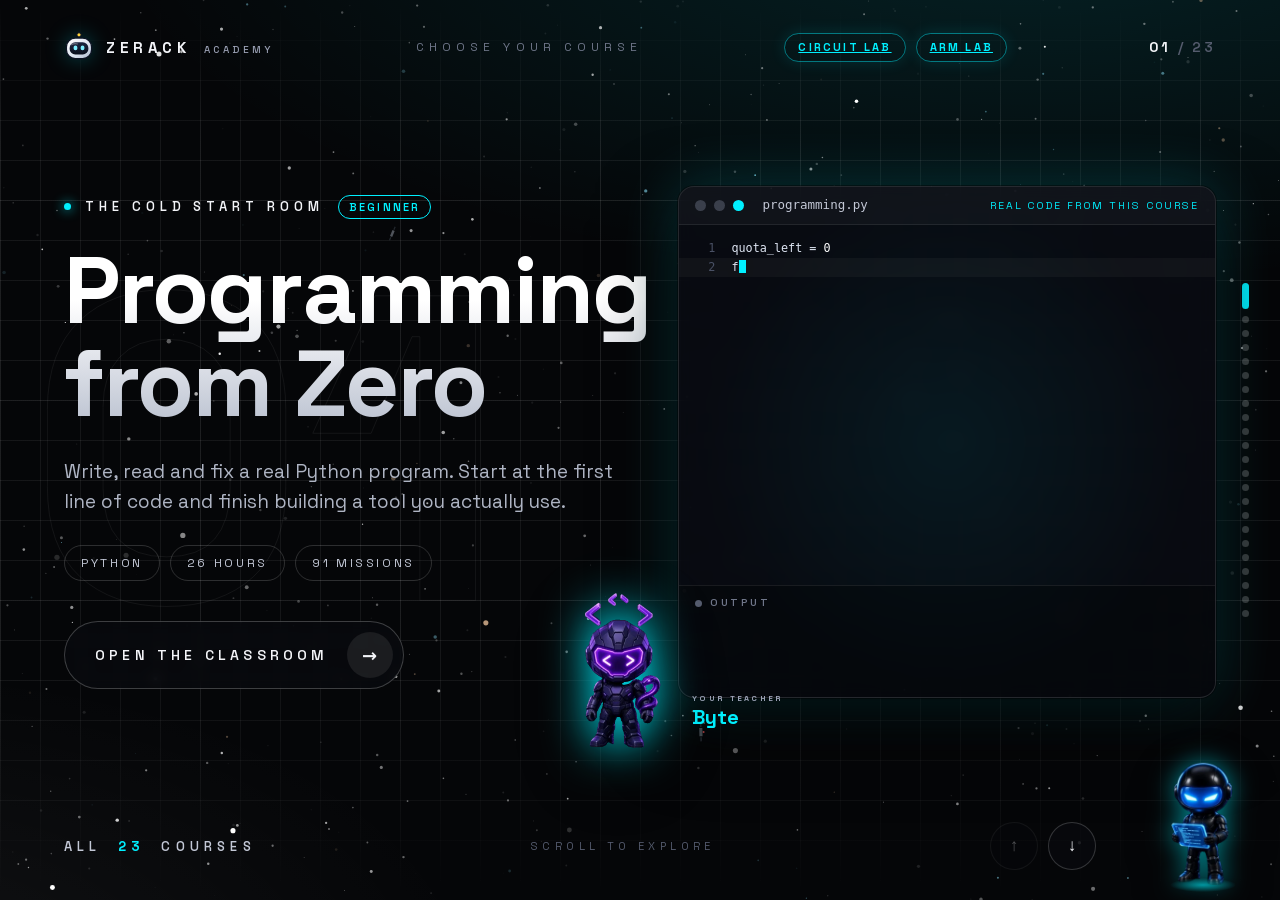
<file: index.html>
<!doctype html>
<html lang="en"><head><meta charset="utf-8"><meta name="viewport" content="width=device-width,initial-scale=1">
<title>Zerack Academy</title>
<link rel="stylesheet" href="academy/mascot.css">
<style>
@font-face{font-family:"SpaceGrotesk";src:url(academy/fonts/SpaceGrotesk.woff2) format("woff2");font-weight:300 800;font-display:swap}
:root{--bg:#050608;--ink:#f3f4f8;--muted:#9aa0b4;--gold:#00f0ff;--sk-font:"SpaceGrotesk",system-ui,sans-serif;--sk-display:"SpaceGrotesk",system-ui,sans-serif;color-scheme:dark}
*{box-sizing:border-box}
html,body{margin:0;height:100%;overflow:hidden}
body{background:var(--bg);color:var(--ink);font-family:var(--sk-font)}
@keyframes enter{to{opacity:1;transform:none}}

/* Background: gradient glow, faint grid and the animated star canvas */
.sky{position:fixed;inset:0;z-index:0;pointer-events:none;overflow:hidden;background:radial-gradient(120% 70% at 80% -10%,rgba(0,240,255,.12),transparent 60%),radial-gradient(80% 60% at -10% 110%,rgba(255,255,255,.05),transparent 60%),var(--bg)}
.sky::before{content:"";position:absolute;inset:0;background-image:linear-gradient(rgba(245,245,245,.07) 1px,transparent 1px),linear-gradient(90deg,rgba(245,245,245,.07) 1px,transparent 1px),linear-gradient(rgba(245,245,245,.04) 1px,transparent 1px),linear-gradient(90deg,rgba(245,245,245,.04) 1px,transparent 1px);background-size:40px 40px,40px 40px,200px 200px,200px 200px;-webkit-mask-image:linear-gradient(transparent 0,#000 16%,#000 74%,transparent 100%);mask-image:linear-gradient(transparent 0,#000 16%,#000 74%,transparent 100%)}
.sky canvas{position:absolute;inset:0;width:100%;height:100%;display:block}

.brand{font:700 15px/1 var(--sk-display);letter-spacing:.3em;display:flex;align-items:center;gap:12px}
.brand img{width:30px;height:30px;flex:none;filter:drop-shadow(0 0 10px rgba(0,240,255,.25))}
.brand small{font:500 10px/1 var(--sk-font);letter-spacing:.34em;color:var(--muted);margin-left:14px}

/* The scene: one course per screen, scroll to move between them */
.scene{--c:#00f0ff;position:fixed;inset:0;z-index:1;display:flex;flex-direction:column;padding:0 clamp(16px,5vw,64px);overflow:hidden}
.scene-top{display:flex;align-items:center;justify-content:space-between;gap:16px;padding:clamp(16px,4vh,32px) 0 0}
.scene-center{font-size:12px;letter-spacing:.42em;color:#6f7689}
.scene-count{font:600 14px/1 var(--sk-font);letter-spacing:.2em;color:#555c6e}
.scene-count b{color:var(--ink)}
.scene-labs{display:flex;gap:10px}.scene-labs a{padding:8px 13px;border-radius:999px;border:1px solid rgba(0,240,255,.45);color:#00f0ff;font:700 11px/1 var(--sk-font);letter-spacing:.2em;box-shadow:0 0 16px rgba(0,240,255,.12)}.scene-labs a:hover{background:rgba(0,240,255,.1)}
.scene-ghost{position:absolute;left:clamp(0px,2vw,30px);top:50%;transform:translateY(-50%);font:700 min(34vw,70vh)/1 var(--sk-display);color:transparent;-webkit-text-stroke:1px rgba(255,255,255,.06);pointer-events:none;user-select:none}
.scene-body{flex:1;min-height:0;display:grid;grid-template-columns:1.2fr .8fr;align-items:center;gap:24px;padding:2vh 0}
.scene-text{max-width:680px}
.scene-text.leaving{opacity:0;transform:translateY(-60px);transition:opacity .3s,transform .3s cubic-bezier(.5,0,.8,.4)}
.scene-text.leaving-down{opacity:0;transform:translateY(60px);transition:opacity .3s,transform .3s cubic-bezier(.5,0,.8,.4)}
.scene-text.entering>*{opacity:0;transform:translateY(22px);animation:enter .7s cubic-bezier(.2,.9,.3,1) forwards}
.scene-text.entering-up>*{opacity:0;transform:translateY(-22px);animation:enter .7s cubic-bezier(.2,.9,.3,1) forwards}
.scene-text>*:nth-child(2){animation-delay:.07s}.scene-text>*:nth-child(3){animation-delay:.14s}.scene-text>*:nth-child(4){animation-delay:.21s}.scene-text>*:nth-child(5){animation-delay:.28s}
.scene-eyebrow{display:flex;align-items:center;gap:14px;margin:0 0 clamp(12px,3vh,26px);font-size:13px;font-weight:600;letter-spacing:.38em;text-transform:uppercase}
.scene-eyebrow i{width:7px;height:7px;border-radius:50%;background:var(--c);box-shadow:0 0 12px var(--c);animation:pulse 1.6s ease-in-out infinite}
@keyframes pulse{50%{opacity:.35}}
.scene-eyebrow em{font-style:normal;font-size:11px;letter-spacing:.2em;color:var(--c);border:1.5px solid var(--c);border-radius:999px;padding:4px 10px}
.scene h1{margin:0;font:700 clamp(2.2rem,min(7.4vw,11vh),6.2rem)/.98 var(--sk-display);letter-spacing:-.02em;background:linear-gradient(180deg,#fff 30%,#b9c0cf);-webkit-background-clip:text;background-clip:text;color:transparent}
.scene-summary{color:#aeb4c3;font-size:clamp(.95rem,min(1.6vw,2.2vh),1.2rem);line-height:1.6;margin:clamp(12px,3vh,26px) 0 0;max-width:560px;display:-webkit-box;-webkit-line-clamp:4;-webkit-box-orient:vertical;overflow:hidden}
.scene-tags{display:flex;flex-wrap:wrap;gap:10px;margin-top:clamp(14px,3vh,28px)}
.scene-tags span{font-size:12px;letter-spacing:.22em;text-transform:uppercase;color:#c3c8d6;border:1px solid rgba(255,255,255,.16);border-radius:999px;padding:9px 16px}
.scene-cta{display:inline-flex;align-items:center;gap:18px;margin-top:clamp(16px,4.5vh,40px);padding:10px 10px 10px 30px;border:1px solid rgba(255,255,255,.22);border-radius:999px;color:var(--ink);text-decoration:none;font-size:14px;font-weight:600;letter-spacing:.3em;background:rgba(10,12,18,.55);backdrop-filter:blur(6px);transition:border-color .2s}
.scene-cta span{width:46px;height:46px;border-radius:50%;display:grid;place-items:center;background:rgba(255,255,255,.08);letter-spacing:0;font-size:18px;transition:transform .2s,background .2s}
.scene-cta:hover{border-color:var(--c)}
.scene-cta:hover span{transform:translateX(4px);background:var(--c);color:#0b0d12}
.scene-foot{display:flex;align-items:center;justify-content:space-between;gap:16px;padding:0 120px clamp(16px,4vh,30px) 0}
.scene-all{font-size:13px;font-weight:600;letter-spacing:.4em;color:#c3c8d6}
.scene-all b{color:var(--c);margin:0 8px}
.scene-hint{font-size:11px;letter-spacing:.4em;color:#555c6e}
.scene-nav{display:flex;align-items:center;gap:10px}
.scene-btn{width:48px;height:48px;border-radius:50%;border:1px solid rgba(255,255,255,.18);background:rgba(10,12,18,.55);color:var(--ink);font-size:17px;cursor:pointer;display:grid;place-items:center;transition:border-color .2s,opacity .2s}
.scene-btn:hover{border-color:var(--c)}
.scene-btn:disabled{opacity:.3;cursor:default}
.scene-btn.down{animation:nudge 2.2s ease-in-out infinite}
@keyframes nudge{50%{transform:translateY(5px)}}
.scene-dots{position:absolute;right:clamp(12px,2.4vw,34px);top:50%;transform:translateY(-50%);display:flex;flex-direction:column;gap:7px}
.scene-dots button{width:7px;height:7px;padding:0;border-radius:999px;border:0;background:rgba(255,255,255,.22);cursor:pointer;transition:height .3s,background .3s}
.scene-dots button.on{height:26px;background:var(--c)}

/* Live code window: types a real snippet from the course, then shows what it prints */
.stage{position:relative;justify-self:center;width:min(560px,42vw);display:grid;place-items:center}
.code-window{position:relative;z-index:1;width:100%;background:rgba(9,12,20,.78);border:1px solid rgba(255,255,255,.12);border-radius:16px;box-shadow:0 30px 80px rgba(0,0,0,.6),0 0 0 1px rgba(0,0,0,.4),0 0 60px color-mix(in srgb,var(--c) 22%,transparent);backdrop-filter:blur(10px);-webkit-backdrop-filter:blur(10px);overflow:hidden;animation:rise 1s .25s both,hover 7s ease-in-out 1.3s infinite;transition:box-shadow .8s}
@keyframes rise{from{opacity:0;transform:translateY(24px)}}
@keyframes hover{0%,100%{transform:translateY(0) rotate(-.4deg)}50%{transform:translateY(-10px) rotate(.4deg)}}
.cw-bar{display:flex;align-items:center;gap:8px;padding:12px 16px;border-bottom:1px solid rgba(255,255,255,.08);background:rgba(255,255,255,.03)}
.cw-bar i{width:11px;height:11px;border-radius:50%;background:#3a3f4b}.cw-bar i:nth-child(2){background:#3a3f4b}.cw-bar i:nth-child(3){background:#00f0ff}
.cw-bar span{margin-left:10px;font:500 12.5px/1 ui-monospace,Menlo,monospace;color:#c3c8d6}
.cw-bar em{margin-left:auto;font-style:normal;font-size:10.5px;letter-spacing:.18em;text-transform:uppercase;color:var(--c)}
.cw-code{margin:0;padding:14px 0;height:min(44vh,360px);overflow:hidden;font:clamp(10.5px,.92vw,13px)/1.62 ui-monospace,"SF Mono",Menlo,monospace;color:#dfe6f3;counter-reset:ln}
.cw-line{display:block;padding:0 16px 0 52px;position:relative;white-space:pre;min-height:1.62em}
.cw-line::before{counter-increment:ln;content:counter(ln);position:absolute;left:0;width:36px;text-align:right;color:#4a5165}
.cw-line.active{background:rgba(255,255,255,.035)}
.cw-caret{display:inline-block;width:.6em;height:1.1em;vertical-align:-.18em;background:var(--c);animation:blink 1s steps(1) infinite}
@keyframes blink{50%{opacity:0}}
.tk-kw{color:#00f0ff}.tk-str{color:#b8fbff}.tk-num{color:#ffffff}.tk-com{color:#5f6b86;font-style:italic}.tk-fn{color:#7af7ff}.tk-bi{color:#e6fdff}
.cw-console{border-top:1px solid rgba(255,255,255,.08);padding:12px 16px 14px;background:rgba(0,0,0,.28);min-height:112px}
.cw-console b{display:flex;align-items:center;gap:8px;font:600 10.5px/1 var(--sk-font);letter-spacing:.24em;color:#6f7689;margin-bottom:8px}
.cw-console b::before{content:"";width:7px;height:7px;border-radius:50%;background:#555c6e;transition:background .3s,box-shadow .3s}
.cw-console.ran b::before{background:#00f0ff;box-shadow:0 0 10px #00f0ff}
.cw-output{margin:0;font:12.5px/1.6 ui-monospace,Menlo,monospace;color:#7af7ff;white-space:pre;overflow:hidden}
.cw-output span{display:block;opacity:0;transform:translateX(-6px);animation:enter .35s forwards}

/* Course figures: animated line art from academy/art/<course>.svg, colored by classes */
.figure{position:relative;z-index:1;width:min(440px,100%);aspect-ratio:1;animation:rise 1s .25s both,hover 7s ease-in-out 1.3s infinite}
.figure[hidden]{display:none}
.figure svg{width:100%;height:100%;display:block;overflow:visible}
.figure *{stroke-linecap:round;stroke-linejoin:round}
.figure .s-line{stroke:#dfe6f3;fill:none}
.figure .s-dim{stroke:rgba(223,230,243,.35);fill:none}
.figure .s-acc{stroke:var(--c);fill:none}
.figure .s-gold{stroke:#00f0ff;fill:none}
.figure .f-acc{fill:var(--c)}
.figure .f-soft{fill:color-mix(in srgb,var(--c) 22%,transparent)}
.figure .f-panel{fill:#0f1420}
.figure .f-ink{fill:#dfe6f3}
.figure .f-dim{fill:rgba(223,230,243,.35)}
.figure .f-gold{fill:#00f0ff}
.figure .f-blue{fill:#0a5a66}
.figure .f-red{fill:#ff5a6e}
.figure .t-label{fill:#9aa0b4;font:600 13px ui-monospace,Menlo,monospace}
.figure .s-claude{stroke:#ffffff;fill:none}
.figure .f-gemini{fill:#6f94ff}
.figure [class*="a-"]{transform-box:fill-box;transform-origin:center}
.figure .a-spin{animation:f-spin 12s linear infinite}
.figure .a-spin-fast{animation:f-spin 1.2s linear infinite}
.figure .a-float{animation:f-float 4s ease-in-out infinite}
.figure .a-pulse{animation:f-pulse 2s ease-in-out infinite}
.figure .a-blink{animation:f-blink 1.6s steps(1) infinite}
.figure .a-dash{stroke-dasharray:8 10;animation:f-dash 1.4s linear infinite}
.figure .a-draw{stroke-dasharray:1200;stroke-dashoffset:1200;animation:f-draw 2.4s ease-out forwards}
.figure .a-swing{transform-origin:top center;animation:f-swing 3s ease-in-out infinite}
.figure .a-slide{animation:f-slide 5s ease-in-out infinite}
.figure .d1{animation-delay:.4s}.figure .d2{animation-delay:.8s}.figure .d3{animation-delay:1.2s}.figure .d4{animation-delay:1.6s}
@keyframes f-spin{to{transform:rotate(360deg)}}
@keyframes f-float{50%{transform:translateY(-8px)}}
@keyframes f-pulse{50%{opacity:.35}}
@keyframes f-blink{50%{opacity:0}}
@keyframes f-dash{to{stroke-dashoffset:-36}}
@keyframes f-draw{to{stroke-dashoffset:0}}
@keyframes f-swing{0%,100%{transform:rotate(-10deg)}50%{transform:rotate(10deg)}}
@keyframes f-slide{0%,100%{transform:translateX(-14px)}50%{transform:translateX(14px)}}
.stage.changing .figure{animation:swap .6s ease,hover 7s ease-in-out .6s infinite}
.code-window[hidden]{display:none}

/* Space touch around every figure: a faint orbit with a small rocket going round, and twinkling stars */
.orbit{position:absolute;z-index:2;inset:-4% -8%;pointer-events:none}
.orbit[hidden]{display:none}
.orbit svg{width:100%;height:100%;overflow:visible}
.orbit .ring{fill:none;stroke:rgba(223,230,243,.14);stroke-width:1.5;stroke-dasharray:3 9}
.orbit .rocket{offset-path:path("M 250 40 A 230 92 -14 1 1 249.9 40 Z");offset-rotate:auto 90deg;animation:orbit-go 16s linear infinite}
.orbit .star{fill:#fff;animation:twinkle 2.6s ease-in-out infinite}
.orbit .star:nth-of-type(2){animation-delay:.9s}.orbit .star:nth-of-type(3){animation-delay:1.7s}.orbit .star:nth-of-type(4){animation-delay:.4s}
@keyframes orbit-go{from{offset-distance:0%}to{offset-distance:100%}}
@keyframes twinkle{50%{opacity:.15;transform:scale(.6)}}
.orbit .star{transform-box:fill-box;transform-origin:center}

/* Soft glow in the course color behind the window */
.stage::before{content:"";position:absolute;inset:-18% -14%;z-index:0;background:radial-gradient(closest-side,color-mix(in srgb,var(--c) 30%,transparent),transparent 72%);filter:blur(10px);transition:background .8s;animation:breathe 6s ease-in-out infinite}
@keyframes breathe{50%{opacity:.6;transform:scale(.94)}}
.stage.changing .code-window{animation:swap .6s ease,hover 7s ease-in-out .6s infinite}
@keyframes swap{40%{transform:scale(.96) translateY(8px);opacity:.6}}

/* The course's teacher floats in front of the figure or the code */
.teach{position:absolute;z-index:3;left:-24%;bottom:-10%;display:flex;align-items:flex-end;gap:2px;pointer-events:none}
.teach img{width:clamp(110px,11vw,170px);aspect-ratio:2/3;object-fit:contain;object-position:50% 100%;filter:drop-shadow(0 0 22px var(--t,#00f0ff)) drop-shadow(0 18px 20px rgba(0,0,0,.6));animation:teach-float 3.6s ease-in-out infinite}
.teach span{display:grid;gap:4px;margin-bottom:22px;font:700 9.5px/1 var(--sk-font);letter-spacing:.24em;color:var(--muted)}
.teach b{font:700 20px/1 var(--sk-display);letter-spacing:0;color:var(--t,#00f0ff)}
.teach.pop img{animation:teach-pop .7s cubic-bezier(.3,1.5,.5,1),teach-float 3.6s ease-in-out .7s infinite}
@keyframes teach-float{0%,100%{transform:translateY(0) rotate(-1deg)}50%{transform:translateY(-12px) rotate(1.5deg)}}
@keyframes teach-pop{from{transform:scale(.2) rotate(-20deg);opacity:0;filter:brightness(3)}}
@view-transition{navigation:auto}
::view-transition-old(root){animation:vt-out .28s ease both}
::view-transition-new(root){animation:vt-in .38s cubic-bezier(.2,.9,.3,1) both}
@keyframes vt-out{to{opacity:0;transform:translateY(-14px) scale(.99)}}
@keyframes vt-in{from{opacity:0;transform:translateY(18px)}}
@media (prefers-reduced-motion:reduce){.teach img,.teach.pop img,::view-transition-old(root),::view-transition-new(root){animation:none}}
@media (max-width:760px){.scene-center,.scene-dots,.scene-hint,.stage{display:none}.scene-body{grid-template-columns:1fr;align-content:center}.scene-foot{padding-right:84px}.scene-all{letter-spacing:.2em}}
@media (prefers-reduced-motion:reduce){.code-window,.figure,.cw-output span,.scene-text.entering>*,.scene-text.entering-up>*{animation:none;opacity:1;transform:none}.cw-caret{animation:none}.stage::before,.scene-btn.down,.scene-eyebrow i{animation:none}.figure [class*="a-"],.orbit .rocket,.orbit .star{animation:none}.figure .a-draw{stroke-dashoffset:0}}
</style></head><body>
<div class="sky" aria-hidden="true"><canvas id="stars"></canvas></div>

<main class="scene" id="scene" aria-roledescription="carousel" aria-label="Courses">
  <div class="scene-top">
    <span class="brand"><img src="icons/logo.svg" alt="" width="30" height="30"><span>ZERACK<small>ACADEMY</small></span></span>
    <span class="scene-center">CHOOSE YOUR COURSE</span>
    <span class="scene-labs"><a href="academy/circuit.html">CIRCUIT LAB</a><a href="academy/arm.html">ARM LAB</a></span>
    <span class="scene-count"><b id="sceneIndex">01</b> / <span id="sceneTotal">22</span></span>
  </div>
  <div class="scene-ghost" id="sceneGhost" aria-hidden="true">01</div>
  <div class="scene-body">
    <div class="scene-text" id="sceneText" aria-live="polite">
      <p class="scene-eyebrow"><i></i><span id="sceneWorld">THE COLD START ROOM</span><em id="sceneLevel">BEGINNER</em></p>
      <h1 id="sceneTitle">Programming from Zero</h1>
      <p class="scene-summary" id="sceneSummary">Write, read and fix a real Python program. Start at the first line of code and finish building a tool you actually use.</p>
      <div class="scene-tags" id="sceneTags"></div>
      <a class="scene-cta" id="sceneCta" href="academy/course.html?c=programming">OPEN THE CLASSROOM <span aria-hidden="true">→</span></a>
    </div>
    <div class="stage" id="stage" aria-hidden="true">
      <div class="teach" id="teach" hidden><img id="teachImg" alt=""><span><small>YOUR TEACHER</small><b id="teachName"></b></span></div>
      <div class="figure" id="figure" hidden></div>
      <div class="orbit" id="orbit" hidden aria-hidden="true">
        <svg viewBox="0 0 500 500">
          <ellipse class="ring" cx="250" cy="250" rx="230" ry="92" transform="rotate(-14 250 250)"/>
          <circle class="star" cx="60" cy="90" r="2.2"/><circle class="star" cx="440" cy="120" r="1.8"/><circle class="star" cx="420" cy="430" r="2.4"/><circle class="star" cx="90" cy="400" r="1.6"/>
          <g class="rocket">
            <path d="M0 -13 C5 -8 5 3 4 9 L-4 9 C-5 3 -5 -8 0 -13 Z" fill="#eef2fa"/>
            <path d="M0 -13 C3 -10 4 -8 4.3 -6 L-4.3 -6 C-4 -8 -3 -10 0 -13 Z" fill="var(--c)"/>
            <path d="M-4 3 L-8 11 L-3.5 9 Z M4 3 L8 11 L3.5 9 Z" fill="var(--c)"/>
            <circle cx="0" cy="-1" r="2.2" fill="#00f0ff"/>
            <path d="M-3 9 Q0 19 3 9 Z" fill="#7af7ff"/>
          </g>
        </svg>
      </div>
      <div class="code-window" id="codeWindow">
        <div class="cw-bar"><i></i><i></i><i></i><span id="cwFile">mission.py</span><em>real code from this course</em></div>
        <pre class="cw-code" id="cwCode"></pre>
        <div class="cw-console" id="cwConsole"><b>OUTPUT</b><pre class="cw-output" id="cwOutput"></pre></div>
      </div>
    </div>
  </div>
  <div class="scene-foot">
    <span class="scene-all">ALL <b id="sceneAll">22</b> COURSES</span>
    <span class="scene-hint">SCROLL TO EXPLORE</span>
    <div class="scene-nav">
      <button type="button" class="scene-btn" id="prevBtn" aria-label="Previous course">↑</button>
      <button type="button" class="scene-btn down" id="nextBtn" aria-label="Next course">↓</button>
    </div>
  </div>
  <nav class="scene-dots" id="sceneDots" aria-label="Jump to a course"></nav>
</main>

<script src="academy/common.js"></script>
<script src="academy/arcade.js"></script>
<script src="academy/cast.js"></script>
<script src="academy/mascot.js"></script>
<script src="academy/home.js"></script>
</body></html>
</file>
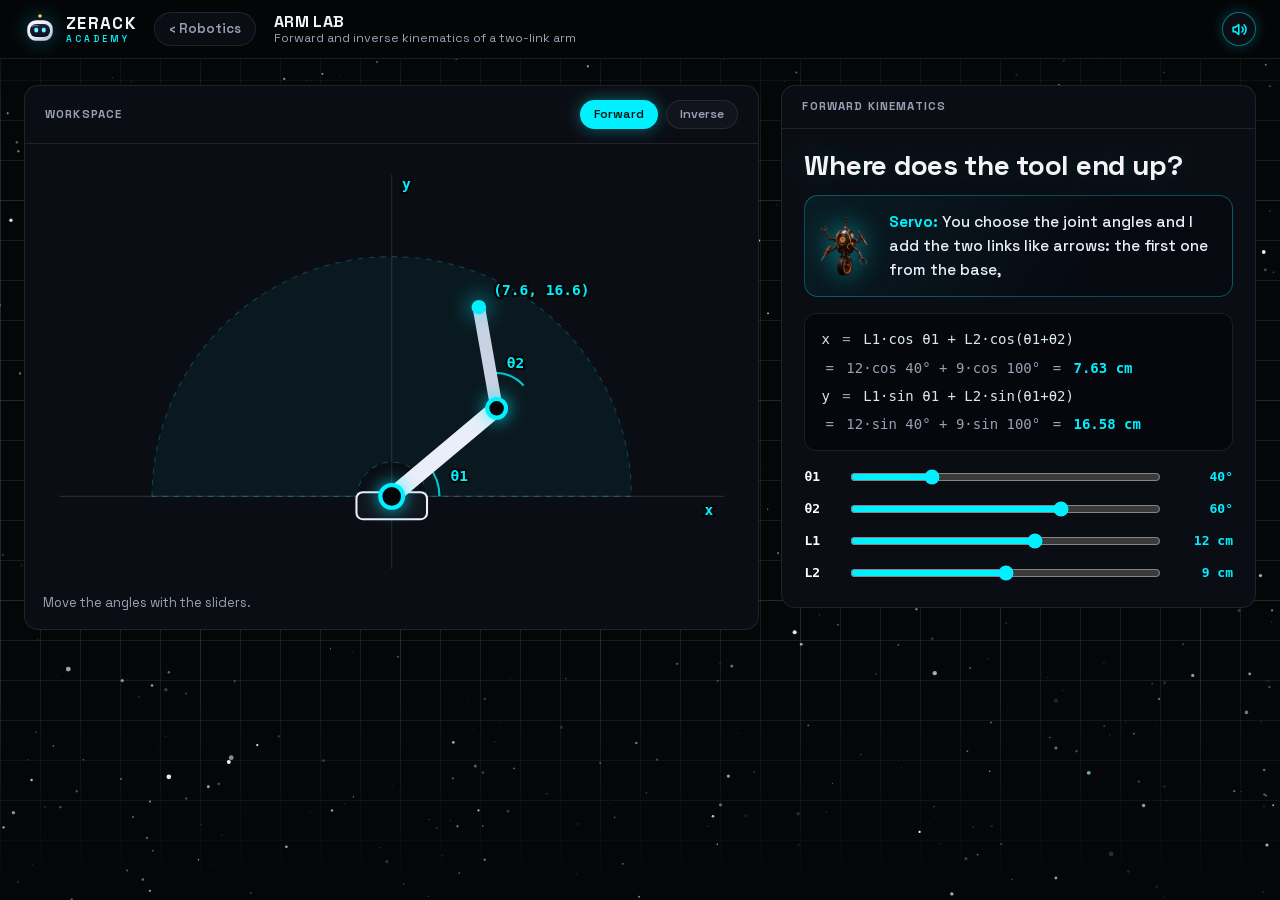
<file: academy/arm.html>
<!doctype html>
<html lang="en">
<head>
  <meta charset="utf-8" />
  <meta name="viewport" content="width=device-width, initial-scale=1" />
  <title>Arm Lab · Zerack Academy</title>
  <link rel="preload" href="fonts/SpaceGrotesk.woff2" as="font" type="font/woff2" crossorigin />
  <link rel="stylesheet" href="academy.css" />
  <link rel="stylesheet" href="mascot.css" />
  <link rel="stylesheet" href="lab.css" />
</head>
<body class="lab-page">
  <div class="sky" aria-hidden="true"><canvas id="stars"></canvas></div>

  <header class="bar"><div class="bar-in">
    <a class="brand" href="../index.html" title="Back to all courses"><img src="../icons/logo.svg" alt="" width="32" height="32"><span class="wordmark"><b>ZERACK</b><small>ACADEMY</small></span></a>
    <a class="back" href="course.html?c=robotics-basics">‹ Robotics</a>
    <div class="bar-title"><b>ARM LAB</b><small>Forward and inverse kinematics of a two-link arm</small></div>
    <div class="bar-right"></div>
  </div></header>

  <main class="wrap lab">
    <section class="panel lab-stage">
      <div class="panel-head"><b>Workspace</b>
        <div class="lab-presets" role="tablist" aria-label="Mode">
          <button class="lab-chip" id="modeForward" type="button" role="tab" aria-selected="true">Forward</button>
          <button class="lab-chip" id="modeInverse" type="button" role="tab" aria-selected="false">Inverse</button>
        </div>
      </div>
      <div class="lab-canvas"><svg id="arm" class="arm-svg" viewBox="0 0 680 420" role="img" aria-label="Two-link robot arm"></svg></div>
      <p class="lab-hint" id="hint">Move the angles with the sliders.</p>
    </section>

    <section class="panel lab-side">
      <div class="panel-head"><b id="modeKicker">Forward kinematics</b></div>
      <div class="panel-body">
        <h1 class="lab-title" id="title"></h1>
        <div class="lab-say">
          <img class="lab-face" id="face" alt="">
          <p id="say"></p>
        </div>
        <div class="lab-math" id="math"></div>
        <div class="arm-sliders">
          <label class="arm-slider" id="rowT1"><b>θ1</b><input id="t1" type="range" min="-10" max="190" step="1" value="40"><output id="t1Out"></output></label>
          <label class="arm-slider" id="rowT2"><b>θ2</b><input id="t2" type="range" min="-160" max="160" step="1" value="60"><output id="t2Out"></output></label>
          <label class="arm-slider"><b>L1</b><input id="l1" type="range" min="6" max="16" step="0.5" value="12"><output id="l1Out"></output></label>
          <label class="arm-slider"><b>L2</b><input id="l2" type="range" min="4" max="14" step="0.5" value="9"><output id="l2Out"></output></label>
        </div>
        <button class="lab-reset" id="elbow" type="button" hidden>Switch to elbow down</button>
      </div>
    </section>
  </main>

  <script src="common.js"></script>
  <script src="arcade.js"></script>
  <script src="cast.js"></script>
  <script src="arm-lab.js"></script>
</body>
</html>
</file>
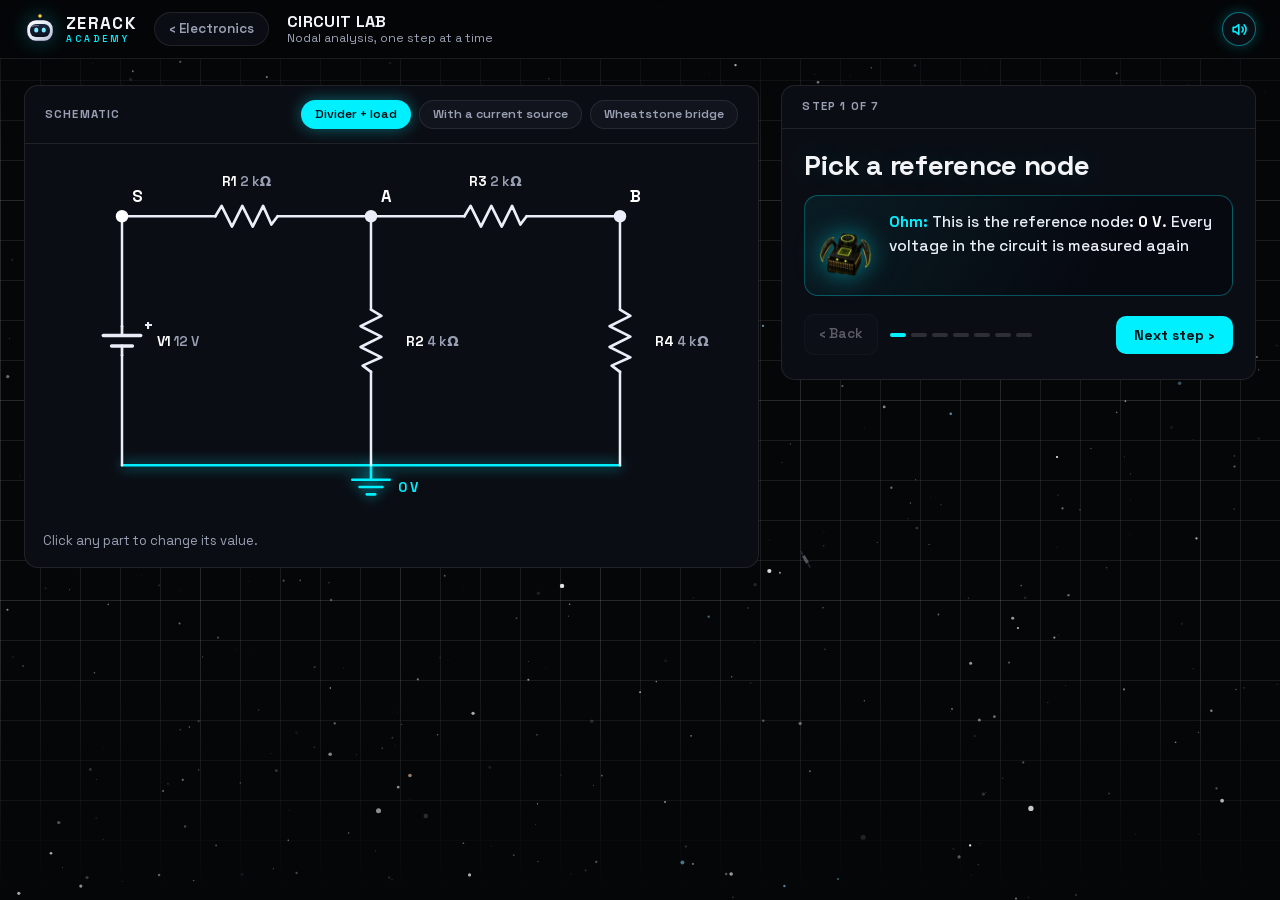
<file: academy/circuit.html>
<!doctype html>
<html lang="en">
<head>
  <meta charset="utf-8" />
  <meta name="viewport" content="width=device-width, initial-scale=1" />
  <title>Circuit Lab · Zerack Academy</title>
  <link rel="preload" href="fonts/SpaceGrotesk.woff2" as="font" type="font/woff2" crossorigin />
  <link rel="stylesheet" href="academy.css" />
  <link rel="stylesheet" href="mascot.css" />
  <link rel="stylesheet" href="lab.css" />
</head>
<body class="lab-page">
  <div class="sky" aria-hidden="true"><canvas id="stars"></canvas></div>

  <header class="bar"><div class="bar-in">
    <a class="brand" href="../index.html" title="Back to all courses"><img src="../icons/logo.svg" alt="" width="32" height="32"><span class="wordmark"><b>ZERACK</b><small>ACADEMY</small></span></a>
    <a class="back" id="backLink" href="course.html?c=electronics-basics">‹ Electronics</a>
    <div class="bar-title"><b>CIRCUIT LAB</b><small>Nodal analysis, one step at a time</small></div>
    <div class="bar-right"></div>
  </div></header>

  <main class="wrap lab">
    <section class="panel lab-stage">
      <div class="panel-head"><b>Schematic</b><div class="lab-presets" id="presets" role="tablist" aria-label="Circuits"></div></div>
      <div class="lab-canvas"><svg id="schematic" viewBox="0 0 680 360" role="img" aria-label="Circuit schematic"></svg></div>
      <p class="lab-hint" id="hint">Click any part to change its value.</p>
    </section>

    <section class="panel lab-side">
      <div class="panel-head"><b id="stepKicker">Step 1</b><span class="lab-edited" id="edited" hidden>Values changed by hand</span></div>
      <div class="panel-body">
        <h1 class="lab-title" id="stepTitle"></h1>
        <div class="lab-say">
          <img class="lab-face" id="face" alt="">
          <p id="stepText"></p>
        </div>
        <div class="lab-math" id="math"></div>
        <div class="lab-steps">
          <button class="ghost" id="prevBtn" type="button">‹ Back</button>
          <div class="lab-dots" id="dots" aria-hidden="true"></div>
          <button class="run" id="nextBtn" type="button">Next step ›</button>
        </div>
        <button class="lab-reset" id="resetBtn" type="button" hidden>Reset values</button>
      </div>
    </section>
  </main>

  <div class="lab-edit" id="editor" hidden>
    <label for="editValue" id="editLabel">Value</label>
    <div class="lab-edit-row"><input id="editValue" type="text" inputmode="decimal" autocomplete="off" spellcheck="false" /><span id="editUnit"></span></div>
    <div class="lab-edit-row"><button class="run" id="editOk" type="button">Apply</button><button class="ghost" id="editCancel" type="button">Cancel</button></div>
  </div>

  <script src="common.js"></script>
  <script src="arcade.js"></script>
  <script src="cast.js"></script>
  <script src="circuit-lab.js"></script>
</body>
</html>
</file>
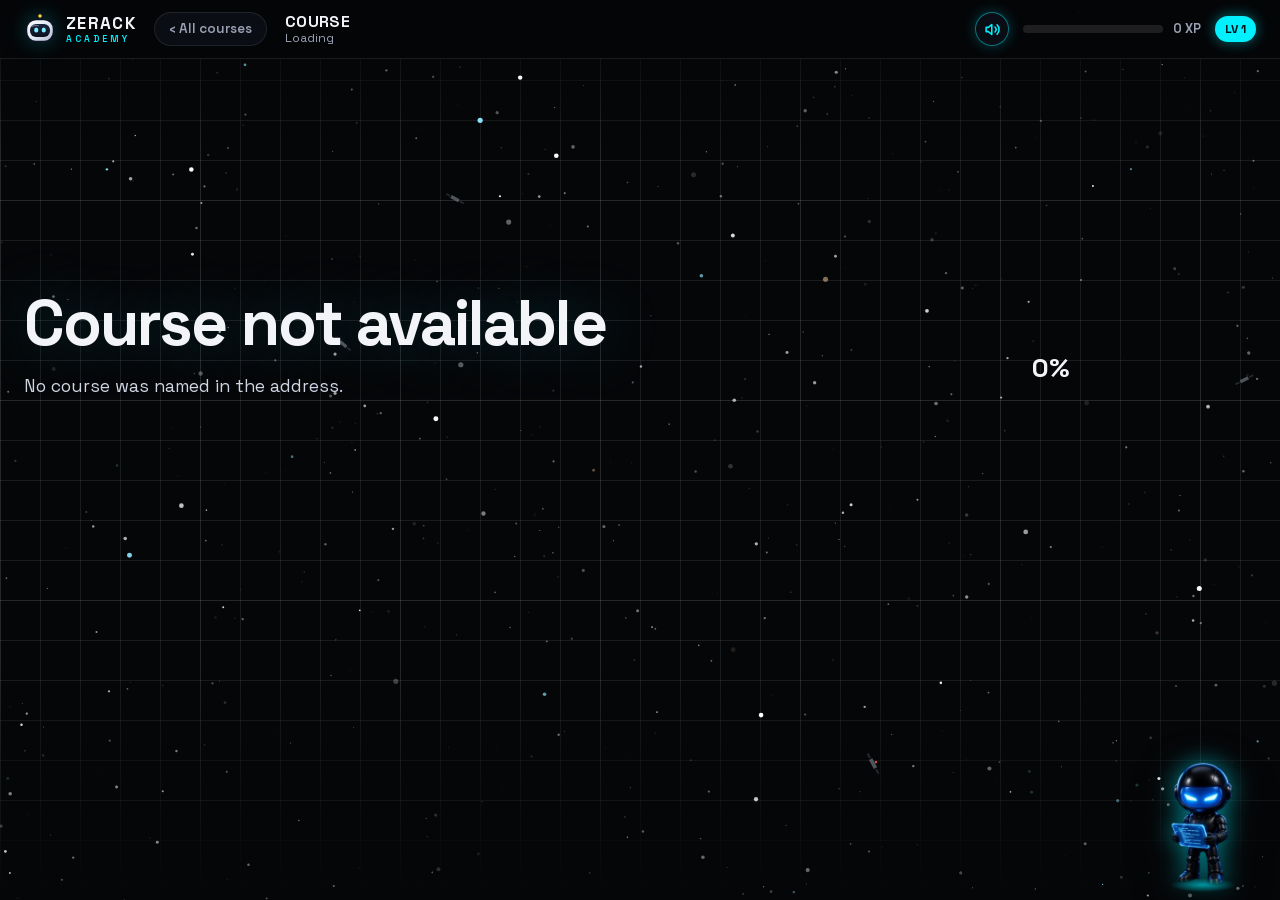
<file: academy/course.html>
<!doctype html>
<html lang="en">
<head>
  <meta charset="utf-8" />
  <meta name="viewport" content="width=device-width, initial-scale=1" />
  <title>Course · Zerack Academy</title>
  <link rel="preload" href="fonts/SpaceGrotesk.woff2" as="font" type="font/woff2" crossorigin />
  <link rel="stylesheet" href="academy.css" />
  <link rel="stylesheet" href="mascot.css" />
</head>
<body>
  <div class="sky" aria-hidden="true"><canvas id="stars"></canvas></div>

  <header class="bar"><div class="bar-in">
    <a class="brand" href="../index.html" title="Back to all courses"><img src="../icons/logo.svg" alt="" width="32" height="32"><span class="wordmark"><b>ZERACK</b><small>ACADEMY</small></span></a>
    <a class="back" href="../index.html">‹ All courses</a>
    <div class="bar-title"><b id="barTitle">COURSE</b><small id="barSubtitle">Loading</small></div>
    <div class="bar-right">
      <div class="xp"><div class="xp-track"><i class="xp-fill" id="barXpFill"></i></div><b id="barXpText">0 XP</b></div>
      <span class="level" id="barLevel">LV 1</span>
    </div>
  </div></header>

  <main class="wrap">
    <section class="c-hero">
      <div class="c-hero-text">
        <p class="course-world" id="courseWorld"></p>
        <h1 class="course-title" id="courseTitle"></h1>
        <p class="course-summary" id="courseSummary"></p>
        <div class="course-meta" id="courseMeta"></div>
        <div class="c-hero-actions">
          <a class="c-go" id="continueBtn" href="#">
            <span><small id="continueKicker">Start here</small><b id="continueTitle"></b></span>
            <svg viewBox="0 0 24 24" width="20" height="20" fill="none" stroke="currentColor" stroke-width="2.4" stroke-linecap="round" stroke-linejoin="round" aria-hidden="true"><path d="M5 12h14M13 6l6 6-6 6"/></svg>
          </a>
          <button class="c-replay" id="replayIntro" type="button" hidden>Replay intro</button>
        </div>
      </div>
      <div class="c-hero-side">
        <button class="c-teacher" id="teacher" type="button" hidden>
          <span class="c-teacher-float"><img id="teacherImg" alt=""></span>
          <svg class="c-platform" viewBox="0 0 300 80" aria-hidden="true">
            <ellipse class="c-platform-glow" cx="150" cy="40" rx="140" ry="30"/>
            <ellipse class="c-platform-track" cx="150" cy="40" rx="128" ry="26"/>
            <ellipse class="c-platform-fill" id="platformFill" cx="150" cy="40" rx="128" ry="26" pathLength="100"/>
          </svg>
        </button>
        <div class="c-teacher-tag" id="teacherTag" hidden><b id="teacherName"></b><small id="teacherRole"></small></div>
        <p class="c-progress"><b id="coursePct">0%</b><span id="courseTrackText"></span></p>
      </div>
    </section>
    <div class="map" id="chapters"></div>
  </main>

  <script src="common.js"></script>
  <script src="arcade.js"></script>
  <script src="cast.js"></script>
  <script src="mascot.js"></script>
  <script src="stage.js"></script>
  <script src="course.js"></script>
</body>
</html>
</file>
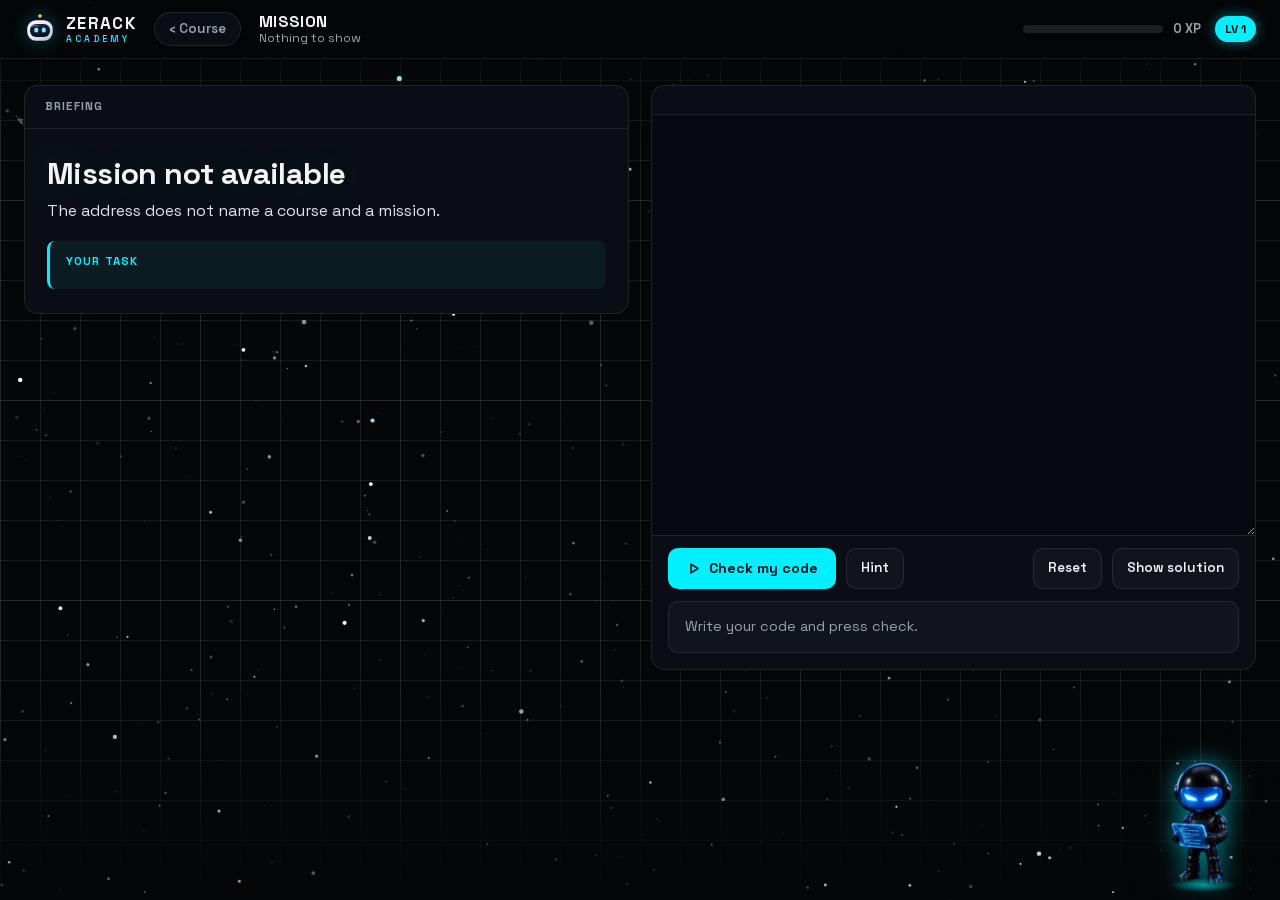
<file: academy/lesson.html>
<!doctype html>
<html lang="en">
<head>
  <meta charset="utf-8" />
  <meta name="viewport" content="width=device-width, initial-scale=1" />
  <title>Mission · Zerack Academy</title>
  <link rel="preload" href="fonts/SpaceGrotesk.woff2" as="font" type="font/woff2" crossorigin />
  <link rel="stylesheet" href="academy.css" />
  <link rel="stylesheet" href="mascot.css" />
</head>
<body>
  <div class="sky" aria-hidden="true"><canvas id="stars"></canvas></div>

  <header class="bar"><div class="bar-in">
    <a class="brand" href="../index.html" title="Back to all courses"><img src="../icons/logo.svg" alt="" width="32" height="32"><span class="wordmark"><b>ZERACK</b><small>ACADEMY</small></span></a>
    <a class="back" id="backLink" href="../index.html">‹ Course</a>
    <div class="bar-title"><b id="barTitle">MISSION</b><small id="barSubtitle">Loading</small></div>
    <div class="bar-right">
      <div class="xp"><div class="xp-track"><i class="xp-fill" id="barXpFill"></i></div><b id="barXpText">0 XP</b></div>
      <span class="level" id="barLevel">LV 1</span>
    </div>
  </div></header>

  <main class="wrap">
    <div class="lesson-grid">
      <section class="panel">
        <div class="panel-head"><b>Briefing</b></div>
        <div class="panel-body">
          <p class="crumb" id="crumb"></p>
          <h1 class="lesson-title" id="lessonTitle"></h1>
          <p class="lesson-goal" id="lessonGoal"></p>
          <div id="lessonStory"></div>
          <div class="lesson-theory" id="lessonTheory"></div>
          <div class="lesson-task">
            <h3>Your task</h3>
            <div id="lessonTask"></div>
          </div>
        </div>
      </section>

      <section class="panel editor">
        <div class="panel-head"><b id="editorLang">Editor</b></div>
        <textarea class="code" id="code" spellcheck="false" aria-label="Your code"></textarea>
        <div class="quiz" id="quiz" role="radiogroup" aria-label="Answer options" hidden></div>
        <div class="number-box" id="numberBox" hidden>
          <label for="numberInput">Your answer</label>
          <div class="number-row"><input id="numberInput" type="text" inputmode="decimal" autocomplete="off" spellcheck="false" /><span id="numberUnit"></span></div>
        </div>
        <div class="actions">
          <button class="run" id="runBtn" type="button" title="Check my code (Ctrl or Cmd with Enter)">
            <svg viewBox="0 0 24 24" width="15" height="15" fill="none" stroke="currentColor" stroke-width="2.6" stroke-linecap="round" stroke-linejoin="round" aria-hidden="true"><path d="M8 5v14l11-7z"/></svg>
            <span id="runLabel">Check my code</span>
          </button>
          <button class="ghost" id="hintBtn" type="button">Hint</button>
          <span class="spacer"></span>
          <button class="ghost" id="resetBtn" type="button">Reset</button>
          <button class="ghost" id="solutionBtn" type="button">Show solution</button>
        </div>
        <div class="hint" id="hint" hidden></div>
        <div class="output is-idle" id="output">Write your code and press check.</div>
      </section>
    </div>

    <div class="next" id="nextBox" hidden>
      <span class="next-text"><b id="nextTitle"></b><small id="nextSubtitle"></small></span>
      <a class="cta" id="nextBtn" href="#">
        Next mission
        <svg viewBox="0 0 24 24" width="16" height="16" fill="none" stroke="currentColor" stroke-width="2.4" stroke-linecap="round" stroke-linejoin="round" aria-hidden="true"><path d="M5 12h14M13 6l6 6-6 6"/></svg>
      </a>
    </div>
  </main>

  <script src="python-runner.js"></script>
  <script src="common.js"></script>
  <script src="arcade.js"></script>
  <script src="cast.js"></script>
  <script src="mascot.js"></script>
  <script src="lesson.js"></script>
</body>
</html>
</file>
<file: academy/mascot.css>
/* The helper in the bottom right corner: the portrait of the course's character and its chat panel. */
.mc-root { --mc-acc: #00f0ff; position: fixed; right: 18px; bottom: 14px; z-index: 100000; display: flex; flex-direction: column; align-items: flex-end; gap: 10px; pointer-events: none; font-family: var(--sk-font, "Space Grotesk", system-ui, sans-serif); }
.mc-root > * { pointer-events: auto; }

.mc-bot { position: relative; width: 118px; height: 168px; padding: 0; border: 0; background: none; cursor: pointer; transform: translateY(160%); }
.mc-bot:focus-visible { outline: 2px solid var(--mc-acc); outline-offset: 4px; border-radius: 20px; }
/* The character floats: the body bobs, its glow breathes and the shadow on the floor shrinks as it rises. */
.mc-float { position: absolute; inset: 0; display: block; animation: mc-float 3.4s ease-in-out infinite; }
.mc-art { width: 100%; height: 100%; display: block; object-fit: contain; object-position: 50% 100%; filter: drop-shadow(0 0 12px color-mix(in srgb, var(--mc-acc) 55%, transparent)) drop-shadow(0 14px 18px rgba(0,0,0,.55)); transition: transform .25s cubic-bezier(.3,1.5,.5,1), filter .25s ease; transform-origin: 50% 90%; }
.mc-bot::after { content: ""; position: absolute; left: 22%; right: 22%; bottom: -6px; height: 14px; border-radius: 50%; background: radial-gradient(closest-side, color-mix(in srgb, var(--mc-acc) 55%, transparent), transparent); animation: mc-shadow 3.4s ease-in-out infinite; }
.mc-bot.is-arriving { animation: mc-arrive 1.15s cubic-bezier(.2,.9,.25,1.15) forwards; }
.mc-bot:hover .mc-art { transform: scale(1.07) rotate(-2deg); filter: drop-shadow(0 0 20px color-mix(in srgb, var(--mc-acc) 75%, transparent)) drop-shadow(0 14px 18px rgba(0,0,0,.55)); }
.mc-art.is-swapping { animation: mc-swap .55s cubic-bezier(.3,1.4,.5,1); }

@keyframes mc-arrive {
  0% { transform: translateY(160%) rotate(-8deg); }
  60% { transform: translateY(-14%) rotate(4deg); }
  80% { transform: translateY(4%) rotate(-2deg); }
  100% { transform: translateY(0) rotate(0); }
}
@keyframes mc-float { 0%, 100% { transform: translateY(0) rotate(-1deg); } 50% { transform: translateY(-10px) rotate(1.5deg); } }
@keyframes mc-shadow { 0%, 100% { transform: scale(1); opacity: .9; } 50% { transform: scale(.72); opacity: .5; } }
@keyframes mc-swap { 0% { transform: scale(.2) rotate(-25deg); opacity: 0; filter: brightness(3); } 70% { transform: scale(1.08); opacity: 1; } 100% { transform: none; } }

.mc-root.is-jumping .mc-art { animation: mc-jump .7s cubic-bezier(.3,1.6,.5,1); }
@keyframes mc-jump { 0% { transform: translateY(0); } 35% { transform: translateY(-34px) rotate(-8deg) scale(1.06); } 65% { transform: translateY(0) scale(1.08, .92); } 100% { transform: none; } }

/* Speech bubble: dark glass in the speaker's colour, with their name on top */
.mc-bubble { position: relative; max-width: min(310px, calc(100vw - 40px)); background: rgba(10,14,26,.94); color: #eaf1fb; border: 1px solid color-mix(in srgb, var(--mc-acc) 45%, transparent); border-radius: 18px 18px 4px 18px; padding: 12px 34px 13px 15px; font-size: 14.5px; line-height: 1.5; box-shadow: 0 16px 40px rgba(0,0,0,.55), 0 0 26px color-mix(in srgb, var(--mc-acc) 16%, transparent); margin-right: 70px; cursor: pointer; -webkit-backdrop-filter: blur(10px); backdrop-filter: blur(10px); }
.mc-bubble::before { content: attr(data-name); display: block; margin-bottom: 4px; font: 700 11px/1 var(--sk-font, inherit); letter-spacing: .14em; text-transform: uppercase; color: var(--mc-acc); }
.mc-bubble[hidden] { display: none; }
.mc-bubble.is-in { animation: mc-pop .35s cubic-bezier(.2,.9,.3,1.3); }
@keyframes mc-pop { from { transform: translateY(10px) scale(.85); opacity: 0; } to { transform: none; opacity: 1; } }
.mc-bubble p { margin: 0; }
.mc-bubble p + p { margin-top: 6px; }
.mc-bubble code { background: rgba(255,255,255,.1); border-radius: 4px; padding: 0 4px; font-size: .92em; }
.mc-bubble strong { color: #fff; }
.mc-bubble-x { position: absolute; top: 6px; right: 8px; width: 22px; height: 22px; border: 0; background: none; color: #8b93a7; font-size: 18px; line-height: 1; cursor: pointer; border-radius: 6px; }
.mc-bubble-x:hover { background: rgba(255,255,255,.08); color: #fff; }
.mc-bubble-b { margin-top: 10px; border: 0; background: var(--mc-acc); color: #0b0f16; font: 700 13px/1 inherit; font-family: inherit; padding: 8px 13px; border-radius: 999px; cursor: pointer; }
.mc-bubble-b:hover { filter: brightness(1.1); }

/* Helper panel */
.mc-panel { width: min(370px, calc(100vw - 36px)); max-height: min(540px, calc(100vh - 160px)); display: flex; flex-direction: column; background: #0f1420; color: #eaf1fb; border: 1px solid rgba(255,255,255,.13); border-radius: 16px; box-shadow: 0 24px 60px rgba(0,0,0,.6); overflow: hidden; animation: mc-pop .3s cubic-bezier(.2,.9,.3,1.2); }
.mc-panel[hidden] { display: none; }
.mc-head { display: flex; align-items: center; gap: 10px; padding: 10px 12px; border-bottom: 1px solid rgba(255,255,255,.09); background: rgba(255,255,255,.025); }
.mc-face { width: 38px; height: 48px; flex: none; margin: -8px 0 -6px; object-fit: contain; filter: drop-shadow(0 0 8px color-mix(in srgb, var(--mc-acc) 55%, transparent)); }
.mc-panel { border-top: 2px solid var(--mc-acc); }
.mc-name b { color: var(--mc-acc); }
.mc-name { display: grid; gap: 2px; margin-right: auto; }
.mc-name b { font: 700 15px/1 var(--sk-display, inherit); }
.mc-name small { font-size: 11.5px; color: #8b93a7; }
.mc-icon { width: 30px; height: 30px; border: 0; background: none; color: #8b93a7; font-size: 19px; line-height: 1; cursor: pointer; border-radius: 8px; }
.mc-icon:hover { background: rgba(255,255,255,.07); color: #eaf1fb; }
.mc-body { flex: 1; overflow-y: auto; padding: 14px 12px 6px; display: flex; flex-direction: column; gap: 10px; min-height: 120px; }
.mc-msg { max-width: 92%; padding: 10px 12px; border-radius: 14px; font-size: 14px; line-height: 1.5; }
.mc-msg p { margin: 0; }
.mc-msg p + p, .mc-msg pre { margin-top: 8px; }
.mc-msg code { background: rgba(0,240,255,.1); color: #b8fbff; border-radius: 4px; padding: 0 4px; font-size: .92em; }
.mc-msg pre { background: #070a12; border: 1px solid rgba(255,255,255,.08); border-radius: 8px; padding: 8px 10px; overflow-x: auto; }
.mc-msg pre code { background: none; padding: 0; color: #d8e6ff; }
.mc-from-mascot { align-self: flex-start; background: #121722; border-bottom-left-radius: 4px; }
.mc-from-me { align-self: flex-end; background: #063a44; color: #fff; border-bottom-right-radius: 4px; }
.mc-chips { display: flex; flex-wrap: wrap; gap: 6px; padding: 8px 12px 0; }
.mc-chip { border: 1px solid rgba(0,240,255,.3); background: rgba(0,240,255,.06); color: #b8fbff; font: 500 12.5px/1 inherit; font-family: inherit; padding: 7px 10px; border-radius: 999px; cursor: pointer; }
.mc-chip:hover { background: rgba(0,240,255,.14); }
.mc-form { display: flex; gap: 8px; padding: 10px 12px 12px; }
.mc-input { flex: 1; min-width: 0; background: #070a12; color: #eaf1fb; border: 1px solid rgba(255,255,255,.14); border-radius: 10px; padding: 9px 11px; font: 14px/1.2 inherit; font-family: inherit; }
.mc-input:focus { outline: none; border-color: #00f0ff; }
.mc-send { border: 0; background: #00f0ff; color: #0d1424; font: 700 13.5px/1 inherit; font-family: inherit; padding: 0 14px; border-radius: 10px; cursor: pointer; }
.mc-send:hover { background: #7af7ff; }

@media (max-width: 560px) {
  .mc-root { right: 10px; bottom: 8px; }
  .mc-bot { width: 84px; height: 120px; }
  .mc-bubble { margin-right: 36px; font-size: 14px; }
}

@media (prefers-reduced-motion: reduce) {
  .mc-bot, .mc-bot.is-arriving, .mc-float, .mc-bot::after, .mc-art.is-swapping { animation: none; transform: none; }
  .mc-root.is-jumping .mc-art, .mc-bubble.is-in, .mc-panel { animation: none; }
}

/* "Connect AI": the button inside a chat answer and the key screen */
.mc-connect { display: inline-flex; align-items: center; gap: 8px; margin-top: 10px; border: 0; background: #00f0ff; color: #0d1424; font: 700 13px/1 inherit; font-family: inherit; padding: 9px 14px; border-radius: 999px; cursor: pointer; }
.mc-connect::before { content: "✦"; }
.mc-connect:hover { background: #7af7ff; }
.mc-gear.is-on { background: rgba(0,240,255,.12); color: #00f0ff; }
.mc-settings { flex: 1; overflow-y: auto; padding: 14px 14px 16px; display: flex; flex-direction: column; gap: 10px; font-size: 14px; line-height: 1.5; }
.mc-settings[hidden] { display: none; }
.mc-settings h3 { margin: 0; font: 700 17px/1.2 var(--sk-display, inherit); }
.mc-settings p { margin: 0; }
.mc-state { color: #b8fbff; background: rgba(0,240,255,.07); border: 1px solid rgba(0,240,255,.2); border-radius: 10px; padding: 9px 11px; }
.mc-help { color: #c3c8d6; }
.mc-help p + p { margin-top: 8px; }
.mc-link { color: #00f0ff; font-weight: 600; text-decoration: none; }
.mc-link:hover { text-decoration: underline; }
.mc-key-form { padding: 0; }
.mc-note { min-height: 1.4em; font-size: 13px; color: #7af7ff; }
.mc-note.is-error { color: #ff8fa3; }
.mc-settings-row { display: flex; flex-wrap: wrap; gap: 8px; margin-top: 2px; }
.mc-danger { border-color: rgba(255,90,110,.4); background: rgba(255,90,110,.08); color: #ffb3bf; }
.mc-danger:hover { background: rgba(255,90,110,.16); }
.mc-body[hidden], .mc-chips[hidden], .mc-form[hidden] { display: none; }
.mc-open { background: #00f0ff; text-decoration: none; }
.mc-open::before { content: none; }
.mc-open:hover { background: #7af7ff; }

/* Cast cards (cast.js): another character speaks next to the helper, and the duel with Bug */
.cast-card { --cast-acc: #00f0ff; position: fixed; right: 150px; bottom: 18px; z-index: 100001; display: flex; gap: 12px; align-items: flex-start; width: min(370px, calc(100vw - 170px)); padding: 12px 34px 12px 12px; background: rgba(10,14,26,.94); -webkit-backdrop-filter: blur(10px); backdrop-filter: blur(10px); color: #eaf1fb; border: 1px solid color-mix(in srgb, var(--cast-acc) 55%, transparent); border-radius: 14px; box-shadow: 0 16px 40px rgba(0,0,0,.6), 0 0 24px color-mix(in srgb, var(--cast-acc) 20%, transparent); font-family: var(--sk-font, "Space Grotesk", system-ui, sans-serif); animation: mc-pop .3s cubic-bezier(.2,.9,.3,1.2); }
.cast-face { width: 64px; height: 84px; flex: none; margin: -24px 0 -8px -6px; object-fit: contain; filter: drop-shadow(0 0 12px color-mix(in srgb, var(--cast-acc) 55%, transparent)); animation: mc-float 3.4s ease-in-out infinite; }
.cast-words b { display: block; margin-bottom: 3px; font: 700 14px/1.2 var(--sk-display, inherit); color: var(--cast-acc); }
.cast-words p { margin: 0; font-size: 13.5px; line-height: 1.45; color: #d7deea; }
.cast-buttons { display: flex; flex-wrap: wrap; gap: 8px; margin-top: 10px; }
.cast-btn { border: 1px solid rgba(255,255,255,.16); background: rgba(255,255,255,.04); color: #eaf1fb; border-radius: 9px; padding: 7px 12px; font: 600 12.5px/1 inherit; font-family: inherit; cursor: pointer; }
.cast-btn.is-main { background: var(--cast-acc); border-color: transparent; color: #0b0f16; }
.cast-btn:hover { filter: brightness(1.1); }
.cast-x { position: absolute; top: 6px; right: 8px; border: 0; background: none; color: #8b93a7; font-size: 18px; line-height: 1; cursor: pointer; }
.cast-duel { position: fixed; left: 50%; top: 72px; transform: translateX(-50%); z-index: 100002; display: flex; align-items: center; gap: 14px; max-width: calc(100vw - 32px); padding: 10px 14px; background: #031418; color: #e6fdff; border: 1px solid #00f0ff; border-radius: 12px; box-shadow: 0 10px 30px rgba(0,0,0,.55), 0 0 20px rgba(0,240,255,.25); font-size: 13.5px; font-family: var(--sk-font, "Space Grotesk", system-ui, sans-serif); }
.cast-duel b { min-width: 46px; text-align: center; font: 700 18px/1 var(--sk-mono, ui-monospace, monospace); color: #00f0ff; }
body.cast-in-duel #code { outline: 2px solid rgba(0,240,255,.6); }

@media (max-width: 560px) {
  .cast-card { right: 10px; left: 10px; width: auto; bottom: 136px; }
  .cast-duel { left: 10px; right: 10px; transform: none; flex-wrap: wrap; justify-content: center; }
}
@media (prefers-reduced-motion: reduce) { .cast-card, .cast-face { animation: none; } }
.mc-root.is-held .mc-bot { visibility: hidden; }
.mc-bot.is-landed { transform: none; transition: opacity .3s ease, transform .5s cubic-bezier(.3,1.4,.5,1); }
.mc-root.is-held .mc-bot.is-landed { visibility: visible; opacity: 0; transform: translateY(40px) scale(.4); pointer-events: none; }
.mc-root.is-held .mc-bubble { display: none; }

/* While the code runs the character leans in and its glow pulses. */
.mc-root.is-watching .mc-art { animation: mc-watch .55s ease-in-out infinite alternate; }
@keyframes mc-watch { from { transform: rotate(-4deg) translateY(0); filter: drop-shadow(0 0 8px var(--mc-acc)); } to { transform: rotate(3deg) translateY(-4px); filter: drop-shadow(0 0 20px var(--mc-acc)); } }
@media (prefers-reduced-motion: reduce) { .mc-root.is-watching .mc-art { animation: none; } }

/* Your avatar: a small, half-hidden button in the bottom-left corner that
   opens the picker (arcade.js). */
.me { position: fixed; left: 14px; bottom: 14px; z-index: 9000; font-family: "Space Grotesk", ui-sans-serif, system-ui, sans-serif; }
.me-btn { display: grid; place-items: center; width: 44px; height: 44px; padding: 0; border-radius: 50%; border: 1px solid rgba(0,240,255,.35); background: rgba(5,6,8,.85); cursor: pointer; opacity: .35; transform: scale(.86); transition: opacity .2s, transform .2s, box-shadow .2s; overflow: hidden; }
.me-btn:hover, .me-btn:focus-visible, .me.is-open .me-btn { opacity: 1; transform: none; box-shadow: 0 0 18px rgba(0,240,255,.45); }
.me.is-set .me-btn { opacity: .7; }
.me-face { width: 100%; height: 100%; object-fit: cover; object-position: 50% 18%; }
.me:not(.is-set) .me-face { filter: grayscale(1) brightness(.6); }
.me.is-picked .me-btn { animation: me-pop .6s cubic-bezier(.3,1.6,.5,1); }
@keyframes me-pop { 40% { transform: scale(1.3); box-shadow: 0 0 30px #00f0ff; } }
.me-panel { position: absolute; left: 0; bottom: 56px; width: min(340px, calc(100vw - 28px)); padding: 14px; border-radius: 16px; border: 1px solid rgba(0,240,255,.4); background: rgba(8,10,16,.96); box-shadow: 0 24px 60px rgba(0,0,0,.6), 0 0 30px rgba(0,240,255,.12); -webkit-backdrop-filter: blur(12px); backdrop-filter: blur(12px); animation: mc-pop .3s cubic-bezier(.2,.9,.3,1.2); }
.me-panel[hidden] { display: none; }
.me-title { display: block; margin-bottom: 10px; color: #00f0ff; font: 700 11px/1 "Space Grotesk", sans-serif; letter-spacing: .22em; text-transform: uppercase; }
.me-grid { display: grid; grid-template-columns: repeat(5, 1fr); gap: 8px; }
.me-pick { aspect-ratio: 1; padding: 0; border-radius: 12px; border: 1px solid rgba(255,255,255,.12); background: #0b0d14; cursor: pointer; overflow: hidden; transition: transform .15s, border-color .15s, box-shadow .15s; }
.me-pick img { width: 100%; height: 100%; object-fit: cover; object-position: 50% 18%; display: block; }
.me-pick:hover { transform: translateY(-2px) scale(1.06); border-color: rgba(0,240,255,.6); }
.me-pick.is-on { border-color: #00f0ff; box-shadow: 0 0 16px rgba(0,240,255,.55); }
@media (prefers-reduced-motion: reduce) { .me-btn, .me-pick { transition: none; } .me.is-picked .me-btn, .me-panel { animation: none; } }
</file>
<file: academy/academy.css>
/* Styles for the course and mission pages. The home page keeps its own
   styles inline in index.html, and the mascot lives in mascot.css. */

@font-face { font-family: "Space Grotesk"; src: url("fonts/SpaceGrotesk.woff2") format("woff2"); font-weight: 300 800; font-display: swap; }

:root {
  --bg: #050608; --panel: #0b0d14; --panel-2: #11141d; --line: rgba(255,255,255,.09);
  --text: #f3f4f8; --muted: #9aa0b4; --gold: #00f0ff; --blue: #00f0ff; --cyan: #00f0ff;
  --green: #00f0ff; --red: #ff4d6a; --navy: #0d1a20; --navy-2: #12313a; --radius: 14px;
  --sk-font: "Space Grotesk", ui-sans-serif, system-ui, sans-serif;
  --sk-display: "Space Grotesk", ui-sans-serif, sans-serif;
  --mono: ui-monospace, "SF Mono", Menlo, monospace;
  --course-accent: #00f0ff; color-scheme: dark;
}

* { box-sizing: border-box; }
html, body { margin: 0; }
body { background: var(--bg); color: var(--text); font: 15px/1.5 var(--sk-font); -webkit-font-smoothing: antialiased; overflow-x: hidden; min-height: 100vh; }
a { color: inherit; text-decoration: none; }
button, input, textarea { font: inherit; color: inherit; }
::selection { background: rgba(0,240,255,.35); }
[hidden] { display: none !important; }
:focus-visible { outline: 2px solid var(--cyan); outline-offset: 2px; }

/* Background: faint grid over the animated star canvas */
.sky { position: fixed; inset: 0; z-index: 0; pointer-events: none; overflow: hidden; background: var(--bg); }
.sky::before { content: ""; position: absolute; inset: 0; background-image: linear-gradient(rgba(245,245,245,.09) 1px, transparent 1px), linear-gradient(90deg, rgba(245,245,245,.09) 1px, transparent 1px), linear-gradient(rgba(245,245,245,.05) 1px, transparent 1px), linear-gradient(90deg, rgba(245,245,245,.05) 1px, transparent 1px); background-size: 40px 40px, 40px 40px, 200px 200px, 200px 200px; -webkit-mask-image: linear-gradient(transparent 0, #000 16%, #000 74%, transparent 100%); mask-image: linear-gradient(transparent 0, #000 16%, #000 74%, transparent 100%); }
.sky canvas { position: absolute; inset: 0; width: 100%; height: 100%; display: block; }

/* Top bar */
.bar { position: sticky; top: 0; z-index: 10; padding: 12px 0; background: rgba(5,6,8,.92); -webkit-backdrop-filter: blur(14px); backdrop-filter: blur(14px); border-bottom: 1px solid var(--line); }
.bar-in { width: min(1480px, calc(100% - 48px)); margin: 0 auto; display: flex; align-items: center; gap: 18px; min-width: 0; }
.brand { display: flex; align-items: center; gap: 10px; flex: none; border-radius: 8px; }
.brand img { width: 32px; height: 32px; flex: none; filter: drop-shadow(0 0 10px rgba(0,240,255,.25)); }
.wordmark { display: grid; gap: 3px; line-height: 1; }
.wordmark b { font: 700 17px/1 var(--sk-display); letter-spacing: .08em; }
.wordmark small { font: 600 9px/1 var(--sk-font); letter-spacing: .34em; color: var(--gold); }
.back { display: inline-flex; align-items: center; gap: 8px; color: var(--muted); font: 600 13.5px/1 var(--sk-font); padding: 9px 14px; border: 1px solid var(--line); border-radius: 999px; background: var(--panel); white-space: nowrap; }
.back:hover { color: var(--text); background: var(--panel-2); }
.bar-title { display: grid; line-height: 1.2; min-width: 0; }
.bar-title b { font: 700 16px/1.2 var(--sk-display); letter-spacing: .02em; overflow: hidden; text-overflow: ellipsis; white-space: nowrap; }
.bar-title small { color: var(--muted); font-size: 12.5px; overflow: hidden; text-overflow: ellipsis; white-space: nowrap; }
.bar-right { margin-left: auto; display: flex; align-items: center; gap: 14px; flex: none; }
.xp { display: flex; align-items: center; gap: 10px; }
.xp-track { width: 140px; height: 8px; border-radius: 4px; background: rgba(255,255,255,.1); overflow: hidden; }
.xp-fill { display: block; height: 100%; width: 0; background: var(--green); border-radius: 4px; transition: width .3s ease; }
.xp b { font-size: 12.5px; color: var(--muted); white-space: nowrap; }
.level { background: var(--blue); color: #00141a; box-shadow: 0 0 14px rgba(0,240,255,.45); font: 700 12px/1 var(--sk-font); padding: 7px 10px; border-radius: 999px; white-space: nowrap; }
.wrap { position: relative; z-index: 1; width: min(1480px, calc(100% - 48px)); margin: 26px auto 140px; }

/* Course page: hero with the teacher on a progress platform, then the map */
.c-hero { display: grid; grid-template-columns: minmax(0, 1fr) minmax(280px, 400px); gap: 40px; align-items: center; min-height: min(560px, calc(100vh - 140px)); margin-bottom: 30px; }
.c-hero-text > * { animation: c-rise .7s cubic-bezier(.2,.9,.3,1) both; }
.c-hero-text > :nth-child(2) { animation-delay: .06s; }
.c-hero-text > :nth-child(3) { animation-delay: .12s; }
.c-hero-text > :nth-child(4) { animation-delay: .18s; }
.c-hero-text > :nth-child(5) { animation-delay: .24s; }
@keyframes c-rise { from { transform: translateY(18px); opacity: 0; } to { transform: none; opacity: 1; } }
.course-world { color: var(--course-accent, var(--gold)); font: 700 12px/1.2 var(--sk-font); letter-spacing: .28em; text-transform: uppercase; margin: 0 0 12px; }
.course-title { margin: 0 0 16px; font: 700 clamp(38px, 5vw, 66px)/1.02 var(--sk-display); letter-spacing: -.03em; text-shadow: 0 0 60px color-mix(in srgb, var(--course-accent, #00f0ff) 25%, transparent); }
.course-summary { font-size: 17.5px; line-height: 1.65; color: #cfd5e3; margin: 0 0 20px; max-width: 680px; }
.course-meta { display: flex; gap: 8px; flex-wrap: wrap; margin-bottom: 30px; }
.badge { border: 1px solid var(--line); background: rgba(255,255,255,.03); border-radius: 999px; padding: 7px 13px; font: 600 11.5px/1 var(--sk-font); color: var(--muted); text-transform: uppercase; letter-spacing: .08em; }
.c-hero-actions { display: flex; align-items: center; gap: 14px; flex-wrap: wrap; }
.c-go { display: inline-flex; align-items: center; gap: 18px; padding: 14px 18px 14px 22px; border-radius: 16px; background: var(--course-accent, var(--gold)); color: #06080e; box-shadow: 0 0 0 0 color-mix(in srgb, var(--course-accent, #00f0ff) 50%, transparent), 0 14px 34px color-mix(in srgb, var(--course-accent, #00f0ff) 25%, transparent); animation: c-rise .7s cubic-bezier(.2,.9,.3,1) .24s both, c-call 2.4s ease-in-out 1.4s infinite; transition: transform .2s ease; max-width: 100%; }
.c-go:hover { transform: translateY(-2px) scale(1.02); }
.c-go span { display: grid; gap: 4px; min-width: 0; }
.c-go small { font: 700 10.5px/1 var(--sk-font); letter-spacing: .22em; text-transform: uppercase; opacity: .7; }
.c-go b { font: 700 17px/1.2 var(--sk-display); overflow: hidden; text-overflow: ellipsis; white-space: nowrap; }
@keyframes c-call { 0%, 100% { box-shadow: 0 0 0 0 color-mix(in srgb, var(--course-accent, #00f0ff) 45%, transparent), 0 14px 34px color-mix(in srgb, var(--course-accent, #00f0ff) 25%, transparent); } 50% { box-shadow: 0 0 0 10px transparent, 0 14px 34px color-mix(in srgb, var(--course-accent, #00f0ff) 25%, transparent); } }
.c-replay { border: 0; background: none; color: var(--muted); font: 600 13.5px/1 var(--sk-font); cursor: pointer; padding: 10px 4px; text-decoration: underline; text-underline-offset: 4px; text-decoration-color: rgba(255,255,255,.2); }
.c-replay:hover { color: var(--text); }
.c-lab { display: inline-flex; align-items: center; gap: 8px; padding: 11px 16px; border-radius: 12px; border: 1px solid rgba(0,240,255,.5); color: var(--cyan); font: 700 13.5px/1 var(--sk-font); box-shadow: 0 0 18px rgba(0,240,255,.15); transition: background .15s, box-shadow .15s; }
.c-lab::before { content: "⚡"; }
.c-lab:hover { background: rgba(0,240,255,.08); box-shadow: 0 0 26px rgba(0,240,255,.3); }

.c-hero-side { display: grid; justify-items: center; gap: 8px; }
.c-teacher { position: relative; width: min(300px, 70vw); aspect-ratio: 300 / 430; border: 0; padding: 0; background: none; cursor: pointer; }
.c-teacher.is-waiting { visibility: hidden; }
.c-teacher.is-in .c-teacher-float { animation: c-pop .6s cubic-bezier(.3,1.5,.5,1) both, stage-float 3.6s ease-in-out .6s infinite; }
.c-teacher-float { position: absolute; left: 0; right: 0; top: 0; bottom: 11%; animation: stage-float 3.6s ease-in-out infinite; }
.c-teacher img { width: 100%; height: 100%; object-fit: contain; object-position: 50% 100%; filter: drop-shadow(0 0 26px color-mix(in srgb, var(--teacher) 50%, transparent)) drop-shadow(0 24px 26px rgba(0,0,0,.55)); transition: transform .3s cubic-bezier(.3,1.5,.5,1), filter .3s ease; }
.c-teacher:hover img { transform: scale(1.04) rotate(-2deg); filter: drop-shadow(0 0 36px color-mix(in srgb, var(--teacher) 70%, transparent)) drop-shadow(0 24px 26px rgba(0,0,0,.55)); }
@keyframes c-pop { from { transform: scale(.85); filter: brightness(2); } to { transform: none; filter: none; } }
.c-platform { position: absolute; left: -2%; right: -2%; bottom: 0; width: 104%; overflow: visible; }
.c-platform-glow { fill: color-mix(in srgb, var(--teacher) 14%, transparent); filter: blur(6px); }
.c-platform-track { fill: rgba(8,10,18,.75); stroke: rgba(255,255,255,.12); stroke-width: 4; }
.c-platform-fill { fill: none; stroke: var(--teacher); stroke-width: 5; stroke-linecap: round; stroke-dasharray: 0 100; transition: stroke-dasharray 1.4s cubic-bezier(.3,.8,.3,1) .4s; filter: drop-shadow(0 0 8px var(--teacher)); transform: rotate(90deg); transform-origin: 150px 40px; transform-box: view-box; }
.c-teacher-tag { text-align: center; display: grid; gap: 3px; animation: c-rise .6s ease .3s both; }
.c-teacher-tag b { font: 700 22px/1.1 var(--sk-display); color: var(--teacher); }
.c-teacher-tag small { color: var(--muted); font-size: 13px; letter-spacing: .04em; }
.c-progress { margin: 6px 0 0; display: flex; align-items: baseline; gap: 10px; color: var(--muted); font-size: 14px; }
.c-progress b { font: 700 26px/1 var(--sk-display); color: var(--text); }

/* The map: one zone per chapter, missions as stops on a winding trail */
.map { display: grid; gap: 14px; max-width: 980px; margin: 0 auto; }
.zone { --zc: var(--course-accent, #00f0ff); background: linear-gradient(180deg, rgba(255,255,255,.035), rgba(255,255,255,.012)); border: 1px solid var(--line); border-radius: 22px; overflow: hidden; animation: c-rise .6s cubic-bezier(.2,.9,.3,1) both; animation-delay: calc(var(--i, 0) * 50ms); }
.zone[data-state="current"] { border-color: color-mix(in srgb, var(--zc) 45%, transparent); box-shadow: 0 0 50px color-mix(in srgb, var(--zc) 10%, transparent); }
.zone-head { display: flex; align-items: center; gap: 18px; width: 100%; padding: 18px 22px; border: 0; background: none; color: inherit; text-align: left; cursor: pointer; }
.zone-head:hover { background: rgba(255,255,255,.025); }
.zone-n { display: grid; place-items: center; width: 58px; height: 58px; flex: none; border-radius: 16px; background: rgba(255,255,255,.05); border: 1px solid var(--line); line-height: 1; }
.zone-n small { font: 700 8.5px/1 var(--sk-font); letter-spacing: .2em; text-transform: uppercase; color: var(--muted); margin-top: 8px; }
.zone-n b { font: 700 20px/1 var(--sk-display); margin-top: -10px; }
.zone[data-state="done"] .zone-n { background: color-mix(in srgb, var(--zc) 18%, transparent); border-color: color-mix(in srgb, var(--zc) 50%, transparent); color: var(--zc); }
.zone[data-state="current"] .zone-n { background: var(--zc); border-color: transparent; color: #06080e; box-shadow: 0 0 24px color-mix(in srgb, var(--zc) 45%, transparent); }
.zone[data-state="current"] .zone-n small { color: rgba(6,8,14,.6); }
.zone-titles { flex: 1; min-width: 0; display: grid; gap: 10px; }
.zone-titles b { font: 700 19px/1.25 var(--sk-display); }
.zone-bar { display: block; height: 5px; border-radius: 3px; background: rgba(255,255,255,.08); overflow: hidden; max-width: 340px; }
.zone-bar i { display: block; height: 100%; background: var(--zc); border-radius: 3px; }
.zone-count { color: var(--muted); font: 600 13.5px/1 var(--sk-font); white-space: nowrap; }
.zone[data-state="done"] .zone-count { color: var(--zc); }
.zone-caret { width: 10px; height: 10px; border-right: 2px solid var(--muted); border-bottom: 2px solid var(--muted); transform: rotate(45deg); transition: transform .2s ease; flex: none; }
.zone[data-open="1"] .zone-caret { transform: rotate(225deg); }
.zone-path { position: relative; display: none; padding: 26px 0 44px; }
.zone[data-open="1"] .zone-path { display: grid; gap: 34px; }
.trail { position: absolute; left: 0; top: 0; pointer-events: none; overflow: visible; }
.trail-all { fill: none; stroke: rgba(255,255,255,.22); stroke-width: 4; stroke-dasharray: 2 12; stroke-linecap: round; }
.trail-lit { fill: none; stroke: var(--zc); stroke-width: 5; stroke-linecap: round; filter: drop-shadow(0 0 6px var(--zc)); opacity: .85; }

.stop { --x: 0px; position: relative; justify-self: center; display: block; width: 72px; height: 72px; translate: var(--x) 0; z-index: 1; animation: stop-in .5s cubic-bezier(.3,1.5,.5,1) both; animation-delay: calc(var(--k, 0) * 45ms); }
@keyframes stop-in { from { transform: scale(.3); opacity: 0; } to { transform: none; opacity: 1; } }
.stop-orb { position: absolute; inset: 0; display: grid; place-items: center; border-radius: 50%; background: radial-gradient(circle at 35% 30%, #222a3d, #0c0f18 70%); border: 2px solid rgba(255,255,255,.14); box-shadow: 0 8px 0 #05070c, 0 10px 22px rgba(0,0,0,.5); transition: transform .2s cubic-bezier(.3,1.6,.5,1); }
.stop:hover .stop-orb { transform: translateY(-4px) scale(1.06); }
.stop-n { font: 700 20px/1 var(--sk-display); color: var(--muted); }
.stop[data-state="done"] .stop-orb { background: radial-gradient(circle at 35% 30%, color-mix(in srgb, var(--zc) 85%, #fff), var(--zc) 60%, color-mix(in srgb, var(--zc) 70%, #000)); border-color: transparent; box-shadow: 0 8px 0 color-mix(in srgb, var(--zc) 45%, #000), 0 0 24px color-mix(in srgb, var(--zc) 35%, transparent); }
.stop[data-state="done"] .stop-n::before { content: ""; display: block; width: 10px; height: 20px; border-right: 4px solid #06080e; border-bottom: 4px solid #06080e; transform: rotate(45deg) translate(-2px, -3px); }
.stop[data-state="next"] { width: 88px; height: 88px; }
.stop[data-state="next"] .stop-orb { background: radial-gradient(circle at 35% 30%, color-mix(in srgb, var(--zc) 40%, #1b2236), #0c0f18 75%); border: 3px solid var(--zc); box-shadow: 0 8px 0 color-mix(in srgb, var(--zc) 35%, #000), 0 0 0 0 color-mix(in srgb, var(--zc) 55%, transparent); animation: stop-pulse 1.8s ease-out infinite; }
.stop[data-state="next"] .stop-n { color: var(--text); font-size: 26px; }
@keyframes stop-pulse { 0% { box-shadow: 0 8px 0 color-mix(in srgb, var(--zc) 35%, #000), 0 0 0 0 color-mix(in srgb, var(--zc) 55%, transparent); } 100% { box-shadow: 0 8px 0 color-mix(in srgb, var(--zc) 35%, #000), 0 0 0 22px transparent; } }
.stop-label { position: absolute; left: calc(100% + 18px); top: 50%; transform: translateY(-50%); width: min(300px, 34vw); display: grid; gap: 4px; pointer-events: none; }
.stop.is-flip .stop-label { left: auto; right: calc(100% + 18px); text-align: right; }
.stop-label b { font: 600 15px/1.3 var(--sk-font); color: #dfe4ef; }
.stop-label small { font: 700 11.5px/1 var(--sk-font); letter-spacing: .06em; color: var(--muted); }
.stop[data-state="todo"] .stop-label b { color: #aeb5c6; }
.stop[data-state="next"] .stop-label b { color: var(--text); font-size: 16.5px; }
.stop[data-state="next"] .stop-label small { color: var(--zc); }
.stop:hover .stop-label b { color: #fff; }
.stop-guide { position: absolute; width: 74px; height: 104px; bottom: 30px; right: calc(100% + 6px); pointer-events: none; animation: stage-float 3s ease-in-out infinite; }
.stop.is-flip .stop-guide { right: auto; left: calc(100% + 6px); }
.stop-guide img { width: 100%; height: 100%; object-fit: contain; object-position: 50% 100%; filter: drop-shadow(0 0 12px color-mix(in srgb, var(--teacher, #00f0ff) 55%, transparent)); }

/* Mission page */
.lesson-grid { display: grid; grid-template-columns: minmax(0, 1fr) minmax(0, 1fr); gap: 22px; align-items: start; }
.panel { background: var(--panel); border: 1px solid var(--line); border-radius: var(--radius); overflow: hidden; min-width: 0; }
.panel-head { padding: 14px 20px; border-bottom: 1px solid var(--line); font: 700 11.5px/1.2 var(--sk-font); letter-spacing: .1em; text-transform: uppercase; color: var(--muted); }
.panel-body { padding: 20px 22px 24px; }
.crumb { color: var(--muted); font-size: 13.5px; margin: 0 0 8px; }
.crumb a { color: var(--blue); }
.lesson-title { margin: 0 0 8px; font: 700 30px/1.15 var(--sk-display); letter-spacing: -.02em; }
.lesson-goal { font-size: 16px; color: #dfe2ec; margin: 0 0 18px; }
.lesson-theory { font-size: 15.5px; line-height: 1.65; color: #dfe2ec; }
.lesson-theory p { margin: 0 0 12px; }
.lesson-theory code, .lesson-task code { background: rgba(255,255,255,.08); border-radius: 5px; padding: 1px 6px; font: 13.5px var(--mono); }
.lesson-task { margin-top: 18px; padding: 14px 16px; border-left: 3px solid var(--gold); background: rgba(0,240,255,.06); border-radius: 8px; }
.lesson-task h3 { margin: 0 0 6px; font: 700 11.5px/1.2 var(--sk-font); letter-spacing: .1em; text-transform: uppercase; color: var(--gold); }
.lesson-task p { margin: 0; font-size: 15.5px; line-height: 1.55; }
.lesson-task p + p { margin-top: 8px; }
.editor { position: sticky; top: 90px; }
.code { display: block; width: 100%; min-height: 420px; resize: vertical; border: 0; outline: 0; background: #070910; color: #e6e9f2; padding: 18px 20px; font: 14px/1.6 var(--mono); tab-size: 4; }
.actions { display: flex; align-items: center; gap: 10px; padding: 12px 16px; border-top: 1px solid var(--line); flex-wrap: wrap; }
.run { background: var(--gold); color: #00141a; border: 0; border-radius: 10px; padding: 12px 18px; font: 700 14px/1.2 var(--sk-font); cursor: pointer; display: inline-flex; align-items: center; gap: 8px; }
.run:hover { filter: brightness(1.06); }
.run:disabled { opacity: .6; cursor: progress; }
.ghost { background: var(--panel-2); border: 1px solid var(--line); border-radius: 10px; padding: 11px 14px; font: 600 13.5px/1.2 var(--sk-font); cursor: pointer; }
.ghost:hover { background: var(--navy); }
.spacer { flex: 1; }
.hint { margin: 0 16px 12px; padding: 12px 14px; border-radius: 8px; background: rgba(0,240,255,.1); border: 1px solid rgba(0,240,255,.35); font-size: 14.5px; }
.output { margin: 0 16px 16px; padding: 14px 16px; border-radius: 10px; border: 1px solid var(--line); background: var(--panel-2); font-size: 14.5px; line-height: 1.5; }
.output b { display: block; margin-bottom: 4px; }
.output ul { margin: 6px 0 0; padding-left: 18px; }
.output.is-idle { color: var(--muted); }
.output.is-bad { border-color: rgba(255,77,106,.5); background: rgba(255,77,106,.08); }
.output.is-good { border-color: rgba(0,240,255,.5); background: rgba(0,240,255,.08); }
.stdout { margin: 10px 0 0; padding: 10px 12px; background: rgba(0,0,0,.45); border: 1px solid rgba(255,255,255,.1); border-radius: 8px; font: 12.5px/1.55 var(--mono); color: #d7e2f0; white-space: pre-wrap; word-break: break-word; max-height: 240px; overflow: auto; }
.output-note { margin: 8px 0 0; font-size: 12.5px; line-height: 1.5; opacity: .82; white-space: pre-wrap; }
.next { margin-top: 22px; display: flex; align-items: center; gap: 18px; background: var(--panel); border: 1px solid rgba(0,240,255,.4); border-radius: var(--radius); padding: 18px 22px; }
.next.is-won { animation: won .6s cubic-bezier(.2,.9,.3,1.3); box-shadow: 0 0 40px rgba(0,240,255,.18); }
@keyframes won { from { transform: scale(.96); opacity: 0; } to { transform: none; opacity: 1; } }
.next-text b { display: block; font-size: 17px; }
.next-text small { color: var(--muted); }
.cta { margin-left: auto; display: inline-flex; align-items: center; gap: 8px; background: var(--gold); color: #00141a; border-radius: 10px; padding: 12px 18px; font: 700 14px/1.2 var(--sk-font); white-space: nowrap; }

/* Fenced code inside lesson text and mascot answers */
.code-block { margin: 12px 0; padding: 12px 14px; background: rgba(0,0,0,.42); border: 1px solid rgba(255,255,255,.1); border-left: 3px solid var(--blue); border-radius: 8px; overflow-x: auto; }
.code-block code { display: block; background: none; border: 0; padding: 0; font: 12.5px/1.6 var(--mono); color: #dbe6f2; white-space: pre; }
.code-block[data-lang]::before { content: attr(data-lang); display: block; margin: -2px 0 8px; font: 700 9.5px/1 var(--sk-font); letter-spacing: .14em; text-transform: uppercase; color: var(--muted); }

@media (max-width: 1000px) { .lesson-grid, .c-hero { grid-template-columns: minmax(0, 1fr); } .c-hero { min-height: 0; gap: 18px; } .c-hero-side { order: -1; } .c-teacher { width: min(210px, 52vw); } .editor { position: static; } }
@media (max-width: 760px) {
  .bar-in, .wrap { width: calc(100% - 32px); } .xp-track { width: 70px; } .back { display: none; }
  .zone-head { gap: 12px; padding: 14px; } .zone-n { width: 46px; height: 46px; border-radius: 12px; } .zone-titles b { font-size: 16px; }
  .stop-label { width: 34vw; } .stop-label b { font-size: 13.5px; } .stop-guide { display: none; }
}
@media (prefers-reduced-motion: reduce) { .next.is-won, .c-hero-text > *, .c-go, .c-teacher-float, .c-teacher.is-in .c-teacher-float, .zone, .stop, .stop-orb, .stop-guide, .c-teacher-tag { animation: none !important; } .c-platform-fill { transition: none; } }

/* Missions without code: multiple choice, a number, or a prompt to write */
.quiz { display: grid; gap: 10px; padding: 18px 16px 6px; }
.quiz-option { display: flex; align-items: flex-start; gap: 12px; width: 100%; text-align: left; padding: 13px 14px; background: var(--panel-2); border: 1px solid var(--line); border-radius: 12px; cursor: pointer; font-size: 15px; line-height: 1.45; transition: border-color .15s, background .15s, transform .15s; }
.quiz-option:hover { border-color: rgba(255,255,255,.25); transform: translateX(2px); }
.quiz-option code { background: rgba(255,255,255,.08); border-radius: 5px; padding: 1px 6px; font: 13.5px var(--mono); }
.quiz-letter { flex: none; width: 26px; height: 26px; border-radius: 8px; display: grid; place-items: center; background: rgba(255,255,255,.08); font: 700 13px/1 var(--sk-font); color: var(--muted); }
.quiz-option.is-picked { border-color: var(--course-accent, var(--cyan)); background: color-mix(in srgb, var(--course-accent, #00f0ff) 10%, var(--panel-2)); }
.quiz-option.is-picked .quiz-letter { background: var(--course-accent, var(--cyan)); color: #0b0d12; }
.quiz-option.is-right { border-color: var(--green); background: rgba(0,240,255,.1); }
.quiz-option.is-right .quiz-letter { background: var(--green); color: #00141a; }
.quiz-option.is-wrong { border-color: var(--red); background: rgba(255,77,106,.08); }
.quiz-option.is-wrong .quiz-letter { background: var(--red); color: #fff; }
.number-box { padding: 22px 16px 10px; display: grid; gap: 8px; }
.number-box label { font: 700 11.5px/1.2 var(--sk-font); letter-spacing: .1em; text-transform: uppercase; color: var(--muted); }
.number-row { display: flex; align-items: center; gap: 10px; }
.number-row input { width: min(260px, 100%); background: #070910; border: 1px solid var(--line); border-radius: 10px; padding: 12px 14px; font: 600 20px/1 var(--mono); color: var(--text); }
.number-row input:focus { outline: none; border-color: var(--course-accent, var(--cyan)); }
.number-row span { font: 700 18px/1 var(--sk-font); color: var(--muted); }
.code.is-prose { font: 15px/1.6 var(--sk-font); white-space: pre-wrap; min-height: 260px; }
.rubric { list-style: none; padding: 0 !important; margin: 8px 0 0 !important; display: grid; gap: 6px; }
.rubric li { display: flex; gap: 8px; align-items: baseline; font-size: 14px; }
.rubric li::before { flex: none; font-weight: 700; }
.rubric li.is-met::before { content: "✓"; color: var(--green); }
.rubric li.is-missing::before { content: "✗"; color: var(--red); }
.rubric li.is-met { color: var(--muted); }
.output-rich { margin-top: 8px; font-size: 14.5px; line-height: 1.55; }
.output-rich p { margin: 0 0 8px; }
.output-rich code { background: rgba(255,255,255,.08); border-radius: 5px; padding: 1px 6px; font: 13px var(--mono); }

/* ---------- Entrance scene (stage.js) ---------- */
.stage { --acc: #00f0ff; position: fixed; inset: 0; z-index: 200000; overflow: hidden; cursor: pointer; color: var(--text); opacity: 0; transition: opacity .45s ease; background: radial-gradient(ellipse 70% 60% at 50% 42%, color-mix(in srgb, var(--acc) 20%, #05060a) 0, #05060a 70%); }
.stage.is-on { opacity: 1; }
.stage.is-leaving { opacity: 0; transition: opacity .55s ease .2s; pointer-events: none; }
body.has-stage { overflow: hidden; }
.stage-sky { position: absolute; inset: 0; pointer-events: none; }
.stage-sky i { position: absolute; bottom: -12px; width: calc(4px * var(--s)); height: calc(4px * var(--s)); border-radius: 50%; background: var(--acc); box-shadow: 0 0 10px var(--acc); opacity: 0; animation: stage-spark linear infinite; }
@keyframes stage-spark { 0% { transform: translateY(0); opacity: 0; } 15% { opacity: .9; } 100% { transform: translateY(-105vh); opacity: 0; } }

.stage-hero { position: absolute; left: 50%; top: 44%; height: min(54vh, 480px); aspect-ratio: 2 / 3; transform: translate(-50%, -50%); }
.stage-portal { position: absolute; left: -22%; right: -22%; top: 20%; aspect-ratio: 1; border-radius: 50%; background: conic-gradient(from 0deg, transparent, color-mix(in srgb, var(--acc) 55%, transparent), transparent 40%, color-mix(in srgb, var(--acc) 35%, transparent), transparent 75%); -webkit-mask: radial-gradient(closest-side, transparent 78%, #000 80%, #000 90%, transparent 92%); mask: radial-gradient(closest-side, transparent 78%, #000 80%, #000 90%, transparent 92%); filter: blur(1px) drop-shadow(0 0 18px var(--acc)); animation: stage-portal .7s cubic-bezier(.2,.9,.3,1.2) both, stage-spin 9s linear infinite; }
.stage-portal::after { content: ""; position: absolute; inset: 14%; border-radius: 50%; background: radial-gradient(closest-side, color-mix(in srgb, var(--acc) 28%, transparent), transparent); }
@keyframes stage-portal { from { transform: scale(0) rotate(-90deg); opacity: 0; } to { transform: scale(1); opacity: 1; } }
@keyframes stage-spin { to { rotate: 360deg; } }
.stage-lift { position: absolute; inset: 0; animation: stage-in 1s cubic-bezier(.2,.9,.25,1.2) .25s both, stage-float 3.6s ease-in-out 1.25s infinite; }
.stage-char { width: 100%; height: 100%; object-fit: contain; object-position: 50% 100%; filter: drop-shadow(0 0 26px color-mix(in srgb, var(--acc) 55%, transparent)) drop-shadow(0 26px 30px rgba(0,0,0,.6)); transform-origin: 50% 95%; }
.stage-lift.is-talking .stage-char { animation: stage-talk .5s ease-in-out infinite alternate; }
@keyframes stage-in { 0% { transform: translateY(18%) scale(.15); opacity: 0; filter: brightness(4); } 55% { transform: translateY(-6%) scale(1.06); opacity: 1; filter: brightness(1.6); } 80% { transform: translateY(2%) scale(.98); } 100% { transform: none; filter: none; } }
@keyframes stage-float { 0%, 100% { transform: translateY(0) rotate(-1deg); } 50% { transform: translateY(-16px) rotate(1.2deg); } }
@keyframes stage-talk { from { transform: scale(1); } to { transform: scale(1.025, .985) rotate(-.6deg); } }
.stage-floor { position: absolute; left: 10%; right: 10%; bottom: -4%; height: 9%; border-radius: 50%; background: radial-gradient(closest-side, color-mix(in srgb, var(--acc) 60%, transparent), transparent); animation: stage-floor 3.6s ease-in-out 1.25s infinite; }
@keyframes stage-floor { 0%, 100% { transform: scale(1); opacity: .9; } 50% { transform: scale(.75); opacity: .5; } }

.stage-plate { position: absolute; left: max(24px, 6vw); top: 14vh; display: grid; gap: 6px; max-width: 30vw; animation: stage-slide .7s cubic-bezier(.2,.9,.3,1) .75s both; pointer-events: none; }
.stage-plate small { font: 700 12px/1.2 var(--sk-font); letter-spacing: .28em; text-transform: uppercase; color: var(--acc); }
.stage-plate b { font: 700 clamp(44px, 6vw, 84px)/1 var(--sk-display); letter-spacing: -.02em; text-shadow: 0 0 40px color-mix(in srgb, var(--acc) 55%, transparent); }
.stage-plate span { font: 500 15px/1.3 var(--sk-font); color: var(--muted); letter-spacing: .04em; }
@keyframes stage-slide { from { transform: translateX(-40px); opacity: 0; } to { transform: none; opacity: 1; } }
.stage-skip { position: absolute; top: 20px; right: 24px; border: 1px solid rgba(255,255,255,.18); background: rgba(255,255,255,.05); color: var(--muted); border-radius: 999px; padding: 9px 16px; font: 600 13px/1 var(--sk-font); cursor: pointer; }
.stage-skip:hover { color: var(--text); background: rgba(255,255,255,.1); }

.stage-dialog { position: absolute; left: 50%; bottom: 5vh; width: min(800px, calc(100% - 32px)); min-height: 138px; transform: translateX(-50%); padding: 26px 28px 20px; background: rgba(9,12,22,.9); -webkit-backdrop-filter: blur(16px); backdrop-filter: blur(16px); border: 1px solid color-mix(in srgb, var(--acc) 45%, transparent); border-radius: 22px; box-shadow: 0 24px 60px rgba(0,0,0,.6), 0 0 40px color-mix(in srgb, var(--acc) 16%, transparent); animation: stage-up .6s cubic-bezier(.2,.9,.3,1.1) .95s both; }
@keyframes stage-up { from { transform: translate(-50%, 40px); opacity: 0; } to { transform: translateX(-50%); opacity: 1; } }
.stage-name { position: absolute; top: -14px; left: 24px; padding: 6px 14px; border-radius: 999px; background: var(--acc); color: #06080e; font: 700 12px/1 var(--sk-font); letter-spacing: .16em; text-transform: uppercase; box-shadow: 0 0 22px color-mix(in srgb, var(--acc) 50%, transparent); }
.stage-text { font: 500 19px/1.55 var(--sk-font); color: #eef2fa; min-height: 60px; }
.stage-text p { margin: 0; }
.stage-text strong { color: var(--acc); }
.stage-text.is-in { animation: stage-fade .25s ease both; }
@keyframes stage-fade { from { opacity: .3; } to { opacity: 1; } }
.stage-more { position: absolute; right: 24px; bottom: 16px; width: 0; height: 0; border-left: 7px solid transparent; border-right: 7px solid transparent; border-top: 9px solid var(--acc); opacity: 0; }
.stage-dialog.is-waiting .stage-more { opacity: 1; animation: stage-blink .8s ease-in-out infinite alternate; }
@keyframes stage-blink { from { transform: translateY(0); } to { transform: translateY(4px); opacity: .4; } }
.stage-dots { display: flex; gap: 6px; margin-top: 14px; }
.stage-dots i { width: 18px; height: 4px; border-radius: 2px; background: rgba(255,255,255,.14); transition: background .3s ease; }
.stage-dots i.is-on { background: var(--acc); }
.stage-actions { display: none; gap: 10px; flex-wrap: wrap; margin-top: 14px; }
.stage-dialog.is-last .stage-actions { display: flex; animation: stage-fade .3s ease both; }
.stage-btn { border: 1px solid rgba(255,255,255,.18); background: rgba(255,255,255,.05); color: var(--text); border-radius: 12px; padding: 12px 18px; font: 700 14px/1 var(--sk-font); cursor: pointer; }
.stage-btn.is-main { background: var(--acc); border-color: transparent; color: #06080e; box-shadow: 0 0 24px color-mix(in srgb, var(--acc) 45%, transparent); }
.stage-btn:hover { filter: brightness(1.12); }
.stage-flyer { position: fixed; z-index: 200001; object-fit: contain; object-position: 50% 100%; pointer-events: none; filter: drop-shadow(0 0 22px color-mix(in srgb, var(--acc, #00f0ff) 55%, transparent)); }

/* Arrival by ship: it swoops in from the top right, hovers while the beam
   brings the teacher down onto a landing ring, then leaves to the top left. */
.stage-ship { position: absolute; left: 50%; top: -24%; width: 170%; aspect-ratio: 320 / 120; margin-left: -85%; z-index: 2; pointer-events: none; filter: drop-shadow(0 0 22px rgba(0,240,255,.35)) drop-shadow(0 18px 24px rgba(0,0,0,.7)); animation: stage-ship 3.3s cubic-bezier(.45,0,.25,1) .1s both; }
.stage-ship svg { display: block; width: 100%; height: 100%; animation: stage-hover 1.2s ease-in-out infinite alternate; }
.st-flame { transform-box: fill-box; transform-origin: center; animation: st-flame .12s linear infinite alternate; }
.st-lights circle { animation: st-light .9s steps(1) infinite; }
.st-lights circle:nth-child(2) { animation-delay: .22s; }
.st-lights circle:nth-child(3) { animation-delay: .44s; }
.st-lights circle:nth-child(4) { animation-delay: .66s; }
.st-emitter { transform-box: fill-box; transform-origin: center; animation: st-emit 3.3s ease .1s both; }
@keyframes stage-ship {
  0% { transform: translate(85vw, -60vh) scale(.35) rotate(-14deg); opacity: 0; }
  6% { opacity: 1; }
  30% { transform: translate(-3%, 4%) scale(1.04) rotate(3deg); }
  38% { transform: translate(0, 0) scale(1) rotate(0); }
  70% { transform: translate(0, -2%) scale(1) rotate(0); opacity: 1; }
  100% { transform: translate(-90vw, -70vh) scale(.3) rotate(-18deg); opacity: 0; }
}
@keyframes stage-hover { from { transform: translateY(-2%); } to { transform: translateY(3%); } }
@keyframes st-flame { from { transform: scaleX(.75); opacity: .65; } to { transform: scaleX(1.15); opacity: 1; } }
@keyframes st-light { 0% { opacity: 1; } 50% { opacity: .2; } }
@keyframes st-emit { 0%, 30% { transform: scale(.4); opacity: .3; } 36%, 68% { transform: scale(1.5); opacity: 1; } 76%, 100% { transform: scale(.4); opacity: .3; } }

.stage-beam { position: absolute; left: 4%; right: 4%; top: 6%; bottom: -3%; z-index: 0; pointer-events: none; transform-origin: 50% 0; clip-path: polygon(41% 0, 59% 0, 100% 100%, 0 100%); background: linear-gradient(180deg, rgba(255,255,255,.75), rgba(0,240,255,.5) 18%, rgba(0,240,255,.18) 70%, rgba(0,240,255,.32)); -webkit-mask-image: repeating-linear-gradient(180deg, #000 0 10px, rgba(0,0,0,.55) 10px 14px); mask-image: repeating-linear-gradient(180deg, #000 0 10px, rgba(0,0,0,.55) 10px 14px); filter: blur(1px); animation: stage-beam 1.35s ease 1.05s both; }
@keyframes stage-beam { 0% { transform: scaleY(0); opacity: 0; } 20% { transform: scaleY(1); opacity: 1; } 75% { opacity: .9; } 100% { transform: scaleY(1); opacity: 0; } }

.stage.is-arrival .stage-portal { left: 2%; right: 2%; top: auto; bottom: -9%; aspect-ratio: auto; height: 15%; background: none; -webkit-mask: none; mask: none; filter: none; border: 2px solid rgba(0,240,255,.85); box-shadow: 0 0 18px rgba(0,240,255,.6), inset 0 0 18px rgba(0,240,255,.45); animation: stage-pad-in .5s cubic-bezier(.2,.9,.3,1.3) 2s both, stage-pad 2.4s ease-in-out 2.5s infinite; }
.stage.is-arrival .stage-portal::after { inset: 22% 18%; border: 1px solid rgba(255,255,255,.35); background: none; }
@keyframes stage-pad-in { from { transform: scale(.2); opacity: 0; } to { transform: none; opacity: 1; } }
@keyframes stage-pad { 0%, 100% { box-shadow: 0 0 18px rgba(0,240,255,.6), inset 0 0 18px rgba(0,240,255,.45); } 50% { box-shadow: 0 0 34px rgba(0,240,255,.9), inset 0 0 26px rgba(0,240,255,.7); } }
.stage.is-ship .stage-lift { animation: stage-beam-in 1s cubic-bezier(.2,.8,.3,1) 1.25s both, stage-float 3.6s ease-in-out 2.3s infinite; }
.stage.is-arrival .stage-floor { animation: stage-land .7s ease-out 2.05s both, stage-floor 3.6s ease-in-out 2.75s infinite; }
.stage.is-arrival .stage-plate { animation-delay: 1.9s; }
.stage.is-arrival .stage-dialog { animation-delay: 2.1s; }
@keyframes stage-beam-in {
  0% { transform: translateY(-46%) scale(.55); opacity: 0; filter: brightness(6) blur(8px); clip-path: inset(0 0 100% 0); }
  55% { opacity: 1; filter: brightness(2.4) blur(2px); clip-path: inset(0 0 0 0); }
  85% { transform: translateY(2%) scale(1.02); filter: brightness(1.2); }
  100% { transform: none; filter: none; clip-path: inset(0 0 0 0); }
}
@keyframes stage-land { 0% { transform: scale(2.4); opacity: 1; filter: brightness(2); } 100% { transform: scale(1); opacity: .9; filter: none; } }

/* Byte: code rain, a scan line, and the character loading in with a glitch */
.stage-rain { position: absolute; left: -60%; right: -60%; top: -40%; bottom: 0; overflow: hidden; pointer-events: none; -webkit-mask-image: linear-gradient(180deg, transparent, #000 25%, #000 75%, transparent); mask-image: linear-gradient(180deg, transparent, #000 25%, #000 75%, transparent); animation: stage-fade-out .5s ease 1.9s both; }
.stage-rain i { position: absolute; top: 0; white-space: pre; font: 700 15px/1.15 var(--mono); font-style: normal; color: var(--acc); text-shadow: 0 0 8px var(--acc); opacity: 0; animation: stage-rain linear both; }
@keyframes stage-rain { 0% { transform: translateY(-110%); opacity: 0; } 15% { opacity: .9; } 100% { transform: translateY(160%); opacity: 0; } }
.stage-scan { position: absolute; left: -12%; right: -12%; height: 3px; top: 0; background: #fff; box-shadow: 0 0 18px var(--acc), 0 0 40px var(--acc); opacity: 0; animation: stage-scan 1s cubic-bezier(.5,0,.5,1) 1s both; }
@keyframes stage-scan { 0% { top: 0; opacity: 0; } 10% { opacity: 1; } 90% { opacity: 1; } 100% { top: 100%; opacity: 0; } }
.stage.is-code .stage-lift { animation: stage-code-in 1s steps(10) 1s both, stage-glitch .5s steps(2) 2s 2, stage-float 3.6s ease-in-out 2.3s infinite; }
@keyframes stage-code-in { from { clip-path: inset(0 0 100% 0); filter: brightness(3) hue-rotate(0deg); } to { clip-path: inset(0 0 0 0); filter: none; } }
@keyframes stage-glitch { 0% { transform: translateX(-6px); filter: drop-shadow(4px 0 0 rgba(0,240,255,.8)); } 50% { transform: translateX(5px); filter: drop-shadow(-4px 0 0 #fff); } 100% { transform: none; filter: none; } }

/* Ohm (electronics): a lightning strike, a white flash and a ring of sparks */
.stage-bolt { position: absolute; left: 30%; width: 40%; top: -60%; height: 158%; opacity: 0; filter: drop-shadow(0 0 12px var(--acc)); animation: stage-bolt .55s linear .9s both; pointer-events: none; }
@keyframes stage-bolt { 0% { opacity: 0; } 4% { opacity: 1; } 20% { opacity: 0; } 34% { opacity: 1; } 60% { opacity: .7; } 100% { opacity: 0; } }
.stage-flash { position: absolute; inset: 0; background: radial-gradient(circle at 50% 70%, #fff, rgba(0,240,255,.5) 40%, transparent 75%); opacity: 0; pointer-events: none; animation: stage-flash .7s ease-out .95s both; }
@keyframes stage-flash { 0% { opacity: 0; } 12% { opacity: .95; } 100% { opacity: 0; } }
.stage-burst { position: absolute; left: 50%; bottom: 2%; width: 0; height: 0; }
.stage-burst i { position: absolute; width: 4px; height: 14px; margin: -7px -2px; border-radius: 2px; background: #fff; box-shadow: 0 0 10px var(--acc), 0 0 4px #fff; opacity: 0; transform: rotate(var(--a)); animation: stage-spark-out .8s cubic-bezier(.1,.7,.3,1) 1s both; }
@keyframes stage-spark-out { 0% { transform: rotate(var(--a)) translateY(0); opacity: 0; } 6% { opacity: 1; } 100% { transform: rotate(var(--a)) translateY(calc(var(--d) * -1)); opacity: 0; } }
.stage.is-bolt .stage-lift { animation: stage-zap-in .8s cubic-bezier(.2,.9,.3,1.4) 1.05s both, stage-float 3.6s ease-in-out 2.3s infinite; }
@keyframes stage-zap-in { 0% { transform: scale(.3); opacity: 0; filter: brightness(8) saturate(0); } 30% { opacity: 1; } 60% { transform: scale(1.08); filter: brightness(2); } 100% { transform: none; filter: none; } }

/* Servo (robotics): a drop pod falls, slams down, the screen shakes and the doors open */
.stage-pod { position: absolute; left: 8%; right: 8%; top: -4%; bottom: -2%; animation: stage-pod-fall .85s cubic-bezier(.6,0,1,.6) .15s both; z-index: 2; }
.stage-pod-half { position: absolute; top: 0; bottom: 0; width: 50%; filter: drop-shadow(0 0 14px rgba(0,240,255,.35)); }
.stage-pod-half svg { width: 100%; height: 100%; display: block; }
.stage-pod-half.is-left { left: 0; animation: stage-pod-left .6s cubic-bezier(.3,0,.2,1) 1.35s both; }
.stage-pod-half.is-right { right: 0; transform: scaleX(-1); animation: stage-pod-right .6s cubic-bezier(.3,0,.2,1) 1.35s both; }
.stage-pod-fire { position: absolute; left: 30%; right: 30%; top: -30%; height: 32%; background: linear-gradient(0deg, rgba(255,255,255,.9), rgba(0,240,255,.6) 40%, transparent); border-radius: 50%; filter: blur(4px); animation: stage-fade-out .2s ease .95s both; }
@keyframes stage-pod-fall { 0% { transform: translateY(-130vh); } 100% { transform: none; } }
@keyframes stage-pod-left { 0% { transform: none; opacity: 1; } 100% { transform: translateX(-70%) rotate(-14deg); opacity: 0; } }
@keyframes stage-pod-right { 0% { transform: scaleX(-1); opacity: 1; } 100% { transform: scaleX(-1) translateX(-70%) rotate(-14deg); opacity: 0; } }
.stage-dust { position: absolute; left: -40%; right: -40%; bottom: -10%; height: 26%; border-radius: 50%; background: radial-gradient(closest-side, rgba(233,251,255,.55), rgba(0,240,255,.2) 50%, transparent); opacity: 0; animation: stage-dust .9s ease-out 1s both; }
@keyframes stage-dust { 0% { transform: scale(.3); opacity: 0; } 20% { opacity: 1; } 100% { transform: scale(1.3); opacity: 0; } }
.stage.is-pod { animation: stage-shake .45s linear 1s both; }
@keyframes stage-shake { 0%, 100% { transform: none; } 15% { transform: translate(-10px, 6px); } 30% { transform: translate(9px, -6px); } 45% { transform: translate(-7px, 4px); } 60% { transform: translate(5px, -3px); } 80% { transform: translate(-2px, 1px); } }
.stage.is-pod .stage-lift { animation: stage-pod-out .7s cubic-bezier(.2,.9,.3,1.3) 1.4s both, stage-float 3.6s ease-in-out 2.3s infinite; }
@keyframes stage-pod-out { 0% { transform: scale(.85) translateY(6%); opacity: 0; } 40% { opacity: 1; } 70% { transform: scale(1.04) translateY(-4%); } 100% { transform: none; } }

/* Vector (maths): a wireframe solid draws itself, spins, shrinks into the character */
.stage-solid { position: absolute; left: -10%; right: -10%; top: 8%; width: 120%; overflow: visible; animation: stage-solid 2s cubic-bezier(.5,0,.3,1) .1s both; }
.stage-solid line { stroke: var(--acc); stroke-width: .9; stroke-dasharray: 1; stroke-dashoffset: 1; filter: drop-shadow(0 0 2px var(--acc)); animation: stage-draw .45s ease both; }
.stage-solid circle { fill: #fff; filter: drop-shadow(0 0 3px var(--acc)); }
@keyframes stage-draw { to { stroke-dashoffset: 0; } }
@keyframes stage-solid { 0% { transform: rotate(0) scale(1); opacity: 1; } 55% { transform: rotate(60deg) scale(1); opacity: 1; } 80% { transform: rotate(180deg) scale(.15); opacity: 1; } 100% { transform: rotate(240deg) scale(0); opacity: 0; } }
.stage.is-grid .stage-lift { animation: stage-grow-in .8s cubic-bezier(.2,.9,.3,1.3) 1.5s both, stage-float 3.6s ease-in-out 2.3s infinite; }
@keyframes stage-grow-in { 0% { transform: scale(.05); opacity: 0; filter: brightness(5); } 50% { opacity: 1; } 100% { transform: none; filter: none; } }

/* Tensor (AI): a neural network lights up, pulses, then collapses into the character */
.stage-net { position: absolute; left: -45%; right: -45%; top: -10%; width: 190%; overflow: visible; animation: stage-net 2s cubic-bezier(.6,0,.3,1) .1s both; }
.stage-net line { stroke: var(--acc); stroke-width: .35; stroke-opacity: .7; stroke-dasharray: 1; stroke-dashoffset: 1; animation: stage-draw .5s ease both; }
.stage-net circle { fill: #fff; filter: drop-shadow(0 0 2px var(--acc)); transform-box: fill-box; transform-origin: center; animation: stage-node .4s cubic-bezier(.2,.9,.3,1.6) both, stage-node-pulse .5s ease-in-out .9s 2 alternate; }
@keyframes stage-node { from { transform: scale(0); } to { transform: none; } }
@keyframes stage-node-pulse { to { fill: var(--acc); transform: scale(1.6); } }
@keyframes stage-net { 0%, 62% { transform: scale(1); opacity: 1; } 88% { transform: scale(.08); opacity: 1; } 100% { transform: scale(0); opacity: 0; } }
.stage.is-mind .stage-lift { animation: stage-grow-in .8s cubic-bezier(.2,.9,.3,1.3) 1.55s both, stage-float 3.6s ease-in-out 2.3s infinite; }

@keyframes stage-fade-out { to { opacity: 0; } }

@media (max-width: 760px) {
  .stage-hero { top: 40%; height: 38vh; }
  .stage-ship { width: 150%; margin-left: -75%; top: -30%; }
  .stage-plate { left: 16px; right: 16px; top: 64px; max-width: none; }
  .stage-plate b { font-size: 40px; }
  .stage-text { font-size: 16.5px; }
  .stage-dialog { bottom: 16px; padding: 24px 18px 16px; }
}
@media (prefers-reduced-motion: reduce) {
  .stage, .stage *, .stage-sky i { animation: none !important; transition: none !important; }
  .stage-sky { display: none; }
  .stage-ship, .stage-beam, .stage-rain, .stage-scan, .stage-bolt, .stage-flash, .stage-burst, .stage-pod, .stage-dust, .stage-solid, .stage-net { display: none; }
}

/* ---------- Mission page motion ---------- */
.lesson-grid > .panel { animation: c-rise .6s cubic-bezier(.2,.9,.3,1) both; }
.lesson-grid > .panel + .panel { animation-delay: .12s; }
.lesson-title { text-shadow: 0 0 40px color-mix(in srgb, var(--course-accent, #00f0ff) 22%, transparent); }
.run { background: var(--course-accent, var(--gold)); transition: transform .15s ease, filter .15s ease; }
.run:active { transform: scale(.96); }
.output.is-good { animation: out-good .5s cubic-bezier(.3,1.5,.5,1); }
.output.is-bad { animation: out-bad .4s ease; }
@keyframes out-good { from { transform: scale(.96); } to { transform: none; } }
@keyframes out-bad { 0%, 100% { transform: none; } 20% { transform: translateX(-8px); } 40% { transform: translateX(7px); } 60% { transform: translateX(-4px); } 80% { transform: translateX(3px); } }
.spark { position: fixed; z-index: 150000; width: 11px; height: 11px; border-radius: 2px; pointer-events: none; }
.xp-fly { position: fixed; z-index: 150001; pointer-events: none; font: 800 22px/1 var(--sk-display); color: var(--gold); text-shadow: 0 0 18px rgba(0,240,255,.7); white-space: nowrap; }
.xp.is-gain { animation: xp-gain .6s cubic-bezier(.3,1.6,.5,1); }
@keyframes xp-gain { 40% { transform: scale(1.18); filter: brightness(1.6); } }
.next { border-color: color-mix(in srgb, var(--course-accent, #00f0ff) 50%, transparent); padding-right: 150px; }
@media (max-width: 560px) { .next { padding-right: 96px; flex-wrap: wrap; } }
.cta { background: var(--course-accent, var(--gold)); }
@media (prefers-reduced-motion: reduce) { .lesson-grid > .panel, .output.is-good, .output.is-bad { animation: none; } }

/* Moving between pages: the old page lifts away, the new one settles in. */
@view-transition { navigation: auto; }
::view-transition-old(root) { animation: vt-out .28s ease both; }
::view-transition-new(root) { animation: vt-in .38s cubic-bezier(.2,.9,.3,1) both; }
@keyframes vt-out { to { opacity: 0; transform: translateY(-14px) scale(.99); } }
@keyframes vt-in { from { opacity: 0; transform: translateY(18px); } }
@media (prefers-reduced-motion: reduce) { ::view-transition-old(root), ::view-transition-new(root) { animation: none; } }

/* ---------- Game layer (arcade.js) ---------- */

/* The speaker switch in the top bar */
.sound { display: grid; place-items: center; width: 34px; height: 34px; border-radius: 50%; border: 1px solid var(--line); background: var(--panel); color: var(--muted); cursor: pointer; transition: color .15s, border-color .15s, box-shadow .15s; }
.sound:hover { color: var(--text); }
.sound[aria-pressed="true"] { color: var(--cyan); border-color: rgba(0,240,255,.45); box-shadow: 0 0 14px rgba(0,240,255,.25); }

/* The teacher tells the mission at the top of the briefing */
.story { --acc: #00f0ff; position: relative; display: grid; grid-template-columns: 74px minmax(0, 1fr); gap: 14px; align-items: start; margin: 18px 0 20px; padding: 16px 18px 16px 12px; border: 1px solid color-mix(in srgb, var(--acc) 35%, transparent); border-radius: 16px; background: linear-gradient(120deg, color-mix(in srgb, var(--acc) 9%, #070910), #070910 70%); box-shadow: 0 0 30px color-mix(in srgb, var(--acc) 8%, transparent); cursor: pointer; animation: c-rise .6s cubic-bezier(.2,.9,.3,1) .15s both; }
.story::before { content: "INCOMING"; position: absolute; top: -9px; left: 16px; padding: 3px 9px; border-radius: 999px; background: #050608; border: 1px solid color-mix(in srgb, var(--acc) 45%, transparent); color: var(--acc); font: 700 9.5px/1 var(--sk-font); letter-spacing: .24em; }
.story.is-done::before { content: "BRIEFING"; }
.story-face { width: 74px; height: 92px; margin: -18px 0 -10px; object-fit: contain; object-position: 50% 100%; filter: drop-shadow(0 0 14px color-mix(in srgb, var(--acc) 55%, transparent)) drop-shadow(0 10px 10px rgba(0,0,0,.6)); animation: stage-float 3.6s ease-in-out infinite; transform-origin: 50% 95%; }
.story-face.is-talking { animation: stage-float 3.6s ease-in-out infinite, stage-talk .45s ease-in-out infinite alternate; }
.story-words { display: grid; gap: 8px; min-height: 52px; }
.story-line { margin: 0; font: 500 15.5px/1.55 var(--sk-font); color: #e9eef8; animation: stage-fade .25s ease both; }
.story-line b { color: var(--acc); font-weight: 700; }
.story-line strong { color: #fff; }
.story-line code { background: rgba(255,255,255,.08); border-radius: 5px; padding: 1px 6px; font: 13.5px var(--mono); }

/* The victory screen */
body.has-win { overflow: hidden; }
.win { --acc: #00f0ff; position: fixed; inset: 0; z-index: 210000; display: grid; grid-template-columns: minmax(0, 1fr) minmax(0, 1.1fr); align-items: center; gap: 2vw; padding: 4vh 6vw; background: radial-gradient(ellipse 60% 55% at 32% 55%, color-mix(in srgb, var(--acc) 18%, #030405) 0, #030405 70%); color: var(--text); opacity: 0; transition: opacity .3s ease; }
.win.is-on { opacity: 1; }
.win.is-leaving { opacity: 0; pointer-events: none; }
.win-confetti { position: absolute; inset: 0; width: 100%; height: 100%; pointer-events: none; }
.win-hero { position: relative; justify-self: end; height: min(64vh, 560px); aspect-ratio: 2 / 3; }
.win-lift { position: absolute; inset: 0; animation: win-jump 1s cubic-bezier(.2,.9,.3,1.3) .1s both, stage-float 3.2s ease-in-out 1.1s infinite; }
.win-char { width: 100%; height: 100%; object-fit: contain; object-position: 50% 100%; filter: drop-shadow(0 0 34px color-mix(in srgb, var(--acc) 60%, transparent)) drop-shadow(0 30px 30px rgba(0,0,0,.6)); }
@keyframes win-jump { 0% { transform: translateY(30%) scale(.6); opacity: 0; } 45% { transform: translateY(-12%) scale(1.06) rotate(-3deg); opacity: 1; } 70% { transform: translateY(2%) scale(.98) rotate(1deg); } 100% { transform: none; } }
.win-floor { position: absolute; left: 12%; right: 12%; bottom: -4%; height: 9%; border-radius: 50%; background: radial-gradient(closest-side, color-mix(in srgb, var(--acc) 65%, transparent), transparent); animation: stage-floor 3.2s ease-in-out 1.1s infinite; }

.win-card { position: relative; display: grid; justify-items: start; gap: 10px; max-width: 560px; }
.win-card > * { animation: c-rise .6s cubic-bezier(.2,.9,.3,1) both; }
.win-card > :nth-child(2) { animation-delay: .08s; }
.win-card > :nth-child(3) { animation-delay: .16s; }
.win-card > :nth-child(4) { animation-delay: .24s; }
.win-card > :nth-child(5) { animation-delay: .32s; }
.win-card > :nth-child(6) { animation-delay: .4s; }
.win-kicker { margin: 0; font: 700 13px/1.2 var(--mono); letter-spacing: .3em; color: var(--acc); text-shadow: 0 0 16px color-mix(in srgb, var(--acc) 60%, transparent); }
.win-xp { font: 800 clamp(64px, 10vw, 132px)/.95 var(--sk-display); letter-spacing: -.04em; color: #fff; text-shadow: 0 0 30px color-mix(in srgb, var(--acc) 70%, transparent), 0 0 80px color-mix(in srgb, var(--acc) 35%, transparent); font-variant-numeric: tabular-nums; }
.win-xp.is-full { animation: win-pop .45s cubic-bezier(.3,1.6,.5,1); }
@keyframes win-pop { 40% { transform: scale(1.08); color: var(--acc); } }
.win-title { margin: 0; font: 600 18px/1.35 var(--sk-font); color: var(--muted); }
.win-meter { display: grid; grid-template-columns: auto minmax(140px, 300px); grid-template-rows: auto auto; column-gap: 12px; row-gap: 6px; align-items: center; margin-top: 4px; }
.win-lv { grid-row: span 2; padding: 8px 11px; border-radius: 999px; background: var(--acc); color: #00141a; font: 800 13px/1 var(--sk-font); box-shadow: 0 0 18px color-mix(in srgb, var(--acc) 55%, transparent); }
.win-track { height: 10px; border-radius: 5px; background: rgba(255,255,255,.1); overflow: hidden; }
.win-fill { display: block; height: 100%; width: 0; border-radius: 5px; background: linear-gradient(90deg, #7af7ff, var(--acc)); box-shadow: 0 0 12px var(--acc); transition: width .7s cubic-bezier(.3,.9,.3,1); }
.win-next { font: 600 12px/1 var(--sk-font); color: var(--muted); }
.win-card.is-levelled .win-lv { animation: win-level 1s cubic-bezier(.3,1.6,.5,1); }
@keyframes win-level { 30% { transform: scale(1.35); box-shadow: 0 0 40px var(--acc); } }
.win-quip { margin: 6px 0 0; min-height: 1.5em; font: 500 17px/1.5 var(--sk-font); color: #e9eef8; }
.win-quip b { color: var(--acc); }

.win-menu { display: grid; gap: 4px; margin-top: 14px; min-width: min(380px, 100%); opacity: 0; transition: opacity .25s ease; }
.win-menu.is-ready { opacity: 1; }
.win-item { display: grid; grid-template-columns: 20px auto 1fr; align-items: baseline; gap: 8px; width: 100%; text-align: left; padding: 10px 12px; border: 1px solid transparent; border-radius: 12px; background: none; color: var(--muted); font: 700 18px/1.2 var(--sk-font); cursor: pointer; transition: color .12s, background .12s, border-color .12s, transform .12s; }
.win-cursor { color: var(--acc); opacity: 0; transform: translateX(-6px); transition: opacity .12s, transform .12s; }
.win-hint { justify-self: end; font: 500 12.5px/1.2 var(--sk-font); color: #6b7286; overflow: hidden; text-overflow: ellipsis; white-space: nowrap; max-width: 220px; }
.win-item.is-on { color: #fff; background: color-mix(in srgb, var(--acc) 9%, transparent); border-color: color-mix(in srgb, var(--acc) 40%, transparent); transform: translateX(4px); }
.win-item.is-on .win-cursor { opacity: 1; transform: none; animation: win-blink .7s steps(2) infinite; }
.win-item.is-on .win-hint { color: var(--muted); }
.win-item:focus-visible { outline: none; }
@keyframes win-blink { 50% { opacity: .2; } }

@media (max-width: 860px) {
  .win { grid-template-columns: minmax(0, 1fr); grid-template-rows: auto auto; align-content: center; justify-items: center; gap: 8px; padding: 24px 16px; overflow-y: auto; }
  .win-hero { justify-self: center; height: 26vh; }
  .win-card { justify-items: center; text-align: center; }
  .win-meter { justify-content: center; }
  .win-menu { width: 100%; }
  .win-hint { display: none; }
}
@media (prefers-reduced-motion: reduce) {
  .story, .story-face, .story-line, .win, .win *, .win-card > * { animation: none !important; transition: none !important; }
}

/* The student's avatar beside their level on the victory screen */
.win-meter.has-me { grid-template-columns: auto auto minmax(140px, 300px); }
.win-me { grid-row: span 2; width: 46px; height: 46px; border-radius: 50%; object-fit: cover; object-position: 50% 18%; border: 2px solid var(--acc); box-shadow: 0 0 18px color-mix(in srgb, var(--acc) 55%, transparent); background: #0b0d14; }
</file>
<file: academy/lab.css>
/* The labs (circuit.html, arm.html): a big drawing on the left, the teacher
   explaining the current step on the right. Black, white and neon cyan. */

.lab { display: grid; grid-template-columns: minmax(0, 1.55fr) minmax(320px, 1fr); gap: 22px; align-items: start; }
.lab > .panel { animation: c-rise .6s cubic-bezier(.2,.9,.3,1) both; }
.lab > .panel + .panel { animation-delay: .1s; }
.lab-stage .panel-head { display: flex; align-items: center; gap: 14px; flex-wrap: wrap; }
.lab-presets { display: flex; gap: 8px; flex-wrap: wrap; margin-left: auto; }
.lab-chip { border: 1px solid var(--line); background: var(--panel-2); color: var(--muted); border-radius: 999px; padding: 7px 13px; font: 600 12.5px/1 var(--sk-font); cursor: pointer; transition: color .15s, border-color .15s, box-shadow .15s; }
.lab-chip:hover { color: var(--text); }
.lab-chip[aria-selected="true"] { color: #00141a; background: var(--cyan); border-color: transparent; box-shadow: 0 0 16px rgba(0,240,255,.4); }
.lab-canvas { padding: 10px 14px 0; }
.lab-canvas svg { display: block; width: 100%; height: auto; overflow: visible; }
.lab-hint { margin: 0; padding: 4px 18px 16px; color: var(--muted); font-size: 13px; }

/* Schematic */
.lab-wire { stroke: #e9eef8; stroke-width: 2.4; stroke-linecap: round; fill: none; transition: stroke .2s, opacity .2s; }
.lab-symbol polyline, .lab-symbol line, .lab-symbol circle, .lab-symbol path { stroke: #e9eef8; stroke-width: 2.6; fill: none; stroke-linejoin: round; stroke-linecap: round; transition: stroke .2s; }
.lab-symbol .lab-plate { stroke-width: 3.4; }
.lab-plus { fill: #e9eef8; font: 700 16px/1 var(--sk-font); }
.lab-hit { stroke: transparent; stroke-width: 34; }
.lab-label { fill: var(--muted); font: 600 13px/1 var(--sk-font); }
.lab-label-id { fill: #fff; font-weight: 700; }
.lab-part { cursor: pointer; outline: none; }
.lab-part:hover .lab-symbol *, .lab-part:focus-visible .lab-symbol * { stroke: var(--cyan); }
.lab-part.is-dim { opacity: .35; }
.lab-part.is-hot .lab-wire, .lab-part.is-hot .lab-symbol *, .lab-part.is-pointed .lab-wire, .lab-part.is-pointed .lab-symbol * { stroke: var(--cyan); filter: drop-shadow(0 0 6px rgba(0,240,255,.8)); }
.lab-part.is-hot .lab-label, .lab-part.is-pointed .lab-label { fill: var(--cyan); }
.lab-part.is-hot .lab-plus { fill: var(--cyan); }
.lab-node circle { fill: #e9eef8; transition: fill .2s, r .2s; }
.lab-node-label { fill: #fff; font: 700 16px/1 var(--sk-font); }
.lab-node.is-hot circle { fill: var(--cyan); r: 9; filter: drop-shadow(0 0 8px rgba(0,240,255,.9)); animation: lab-pulse 1.4s ease-in-out infinite; }
.lab-node.is-hot .lab-node-label { fill: var(--cyan); }
.lab-node.is-fixed circle { fill: #fff; }
.lab-node-v { fill: var(--cyan); font: 700 15px/1 var(--mono); }
@keyframes lab-pulse { 50% { filter: drop-shadow(0 0 16px rgba(0,240,255,1)); } }
.lab-ground line { stroke: #e9eef8; stroke-width: 2.6; stroke-linecap: round; }
.lab-ground .lab-node-label { font-size: 13px; fill: var(--muted); }
.lab-ground.is-hot line, .lab-node-0.is-hot { stroke: var(--cyan); filter: drop-shadow(0 0 6px rgba(0,240,255,.9)); }
.lab-ground.is-hot .lab-node-label { fill: var(--cyan); }
.lab-arrow line, .lab-arrow path { stroke: var(--cyan); stroke-width: 2.6; fill: none; stroke-linecap: round; }
.lab-arrow text { fill: var(--cyan); font: 700 12.5px/1 var(--sk-font); paint-order: stroke; stroke: #050608; stroke-width: 4px; }
.lab-arrow { animation: lab-arrow .45s cubic-bezier(.2,.9,.3,1.3) both; }
.lab-arrow.is-source line, .lab-arrow.is-source path { stroke: #fff; }
.lab-arrow.is-source text { fill: #fff; }
@keyframes lab-arrow { from { opacity: 0; transform: scale(.6); transform-box: fill-box; transform-origin: center; } }

/* Explanation side */
.lab-side .panel-head { display: flex; align-items: center; gap: 10px; }
.lab-edited { margin-left: auto; padding: 4px 10px; border-radius: 999px; border: 1px solid rgba(0,240,255,.5); color: var(--cyan); font: 700 10.5px/1 var(--sk-font); letter-spacing: .1em; text-transform: uppercase; }
.lab-title { margin: 0 0 14px; font: 700 28px/1.15 var(--sk-display); letter-spacing: -.01em; text-shadow: 0 0 30px rgba(0,240,255,.2); }
.lab-say { display: grid; grid-template-columns: 64px minmax(0, 1fr); gap: 12px; align-items: start; padding: 14px 14px 14px 8px; border: 1px solid rgba(0,240,255,.3); border-radius: 14px; background: linear-gradient(120deg, rgba(0,240,255,.07), #070910 70%); }
.lab-say p { margin: 0; font: 500 15.5px/1.55 var(--sk-font); color: #e9eef8; min-height: 4.6em; }
.lab-say p > b { color: var(--cyan); }
.lab-say strong { color: #fff; }
.lab-face { width: 64px; height: 80px; margin: -14px 0 -8px; object-fit: contain; object-position: 50% 100%; filter: drop-shadow(0 0 12px rgba(0,240,255,.5)); animation: stage-float 3.6s ease-in-out infinite; }
.lab-math { margin: 16px 0 0; min-height: 70px; padding: 14px 16px; border-radius: 12px; background: #05070c; border: 1px solid var(--line); font: 14px/1.6 var(--mono); color: #dbe6f2; overflow-x: auto; }
.lab-math:empty { display: none; }
.lab-math p { margin: 0 0 6px; }
.lab-math p:last-child { margin: 0; }
.lab-math .eq { white-space: nowrap; }
.lab-math .eq i { font-style: normal; color: var(--muted); padding: 0 4px; }
.lab-math .big { font-size: 20px; color: #fff; }
.lab-math .dim { color: var(--muted); }
.lab-math b { color: var(--cyan); }
.lab-math sub { font-size: .72em; }
.lab-math .t { border-bottom: 1px dashed rgba(0,240,255,.45); cursor: default; }
.lab-math .t:hover { color: var(--cyan); }
.lab-steps { display: flex; align-items: center; gap: 12px; margin-top: 18px; }
.lab-steps .run { margin-left: auto; color: #00141a; border: 0; border-radius: 10px; padding: 12px 18px; font: 700 14px/1 var(--sk-font); cursor: pointer; }
.lab-steps .ghost { padding: 11px 14px; }
.lab-steps .ghost:disabled { opacity: .35; cursor: default; }
.lab-dots { display: flex; gap: 5px; flex-wrap: wrap; }
.lab-dots i { width: 16px; height: 4px; border-radius: 2px; background: rgba(255,255,255,.14); transition: background .25s; }
.lab-dots i.is-on { background: var(--cyan); }
.lab-reset { margin-top: 12px; border: 0; background: none; color: var(--muted); font: 600 13px/1 var(--sk-font); text-decoration: underline; cursor: pointer; padding: 0; }
.lab-reset:hover { color: var(--text); }

/* Value editor that opens next to a clicked part */
.lab-edit { position: fixed; z-index: 1000; width: 220px; padding: 14px; border-radius: 14px; border: 1px solid rgba(0,240,255,.5); background: rgba(8,10,16,.97); box-shadow: 0 20px 50px rgba(0,0,0,.6), 0 0 24px rgba(0,240,255,.15); display: grid; gap: 10px; animation: mc-pop .25s cubic-bezier(.2,.9,.3,1.2); }
.lab-edit label { font: 700 11px/1.2 var(--sk-font); letter-spacing: .14em; text-transform: uppercase; color: var(--cyan); }
.lab-edit-row { display: flex; align-items: center; gap: 8px; }
.lab-edit input { width: 100%; min-width: 0; background: #05070c; border: 1px solid var(--line); border-radius: 9px; padding: 10px 12px; font: 600 18px/1 var(--mono); color: var(--text); }
.lab-edit input:focus { outline: none; border-color: var(--cyan); }
.lab-edit input.is-bad { border-color: var(--red); }
.lab-edit span { font: 700 15px/1 var(--sk-font); color: var(--muted); }
.lab-edit .run { flex: 1; border: 0; border-radius: 9px; padding: 10px; color: #00141a; font: 700 13px/1 var(--sk-font); cursor: pointer; }
.lab-edit .ghost { padding: 9px 12px; }

/* Arm Lab */
.arm-tabs { display: flex; gap: 8px; margin-left: auto; }
.arm-svg { cursor: crosshair; touch-action: none; }
.arm-reach { fill: rgba(0,240,255,.05); stroke: rgba(0,240,255,.25); stroke-dasharray: 5 6; }
.arm-axis { stroke: rgba(255,255,255,.12); stroke-width: 1; }
.arm-link { stroke: #e9eef8; stroke-width: 16; stroke-linecap: round; }
.arm-link.is-two { stroke: #c9d2e3; stroke-width: 12; }
.arm-joint { fill: #05060a; stroke: var(--cyan); stroke-width: 4; filter: drop-shadow(0 0 8px rgba(0,240,255,.8)); }
.arm-tool { fill: var(--cyan); filter: drop-shadow(0 0 10px rgba(0,240,255,1)); }
.arm-base { fill: #11141d; stroke: #e9eef8; stroke-width: 2; }
.arm-trail { fill: none; stroke: rgba(0,240,255,.55); stroke-width: 2; stroke-linecap: round; }
.arm-target { fill: none; stroke: #fff; stroke-width: 2; }
.arm-target.is-out { stroke: var(--red); }
.arm-angle { fill: none; stroke: var(--cyan); stroke-width: 2; opacity: .8; }
.arm-text { fill: var(--cyan); font: 700 14px/1 var(--mono); paint-order: stroke; stroke: #050608; stroke-width: 4px; }
.arm-sliders { display: grid; gap: 12px; margin-top: 16px; }
.arm-slider { display: grid; grid-template-columns: 34px minmax(0, 1fr) 64px; align-items: center; gap: 10px; font: 600 13px/1 var(--mono); color: var(--muted); }
.arm-slider b { color: #fff; font-family: var(--mono); }
.arm-slider output { text-align: right; color: var(--cyan); }
.arm-slider input { width: 100%; accent-color: #00f0ff; }

@media (max-width: 1000px) { .lab { grid-template-columns: minmax(0, 1fr); } .lab-presets { margin-left: 0; } }
@media (prefers-reduced-motion: reduce) { .lab > .panel, .lab-arrow, .lab-face, .lab-node.is-hot circle { animation: none; } }
.lab-math .eq.wrap { white-space: normal; }
</file>
